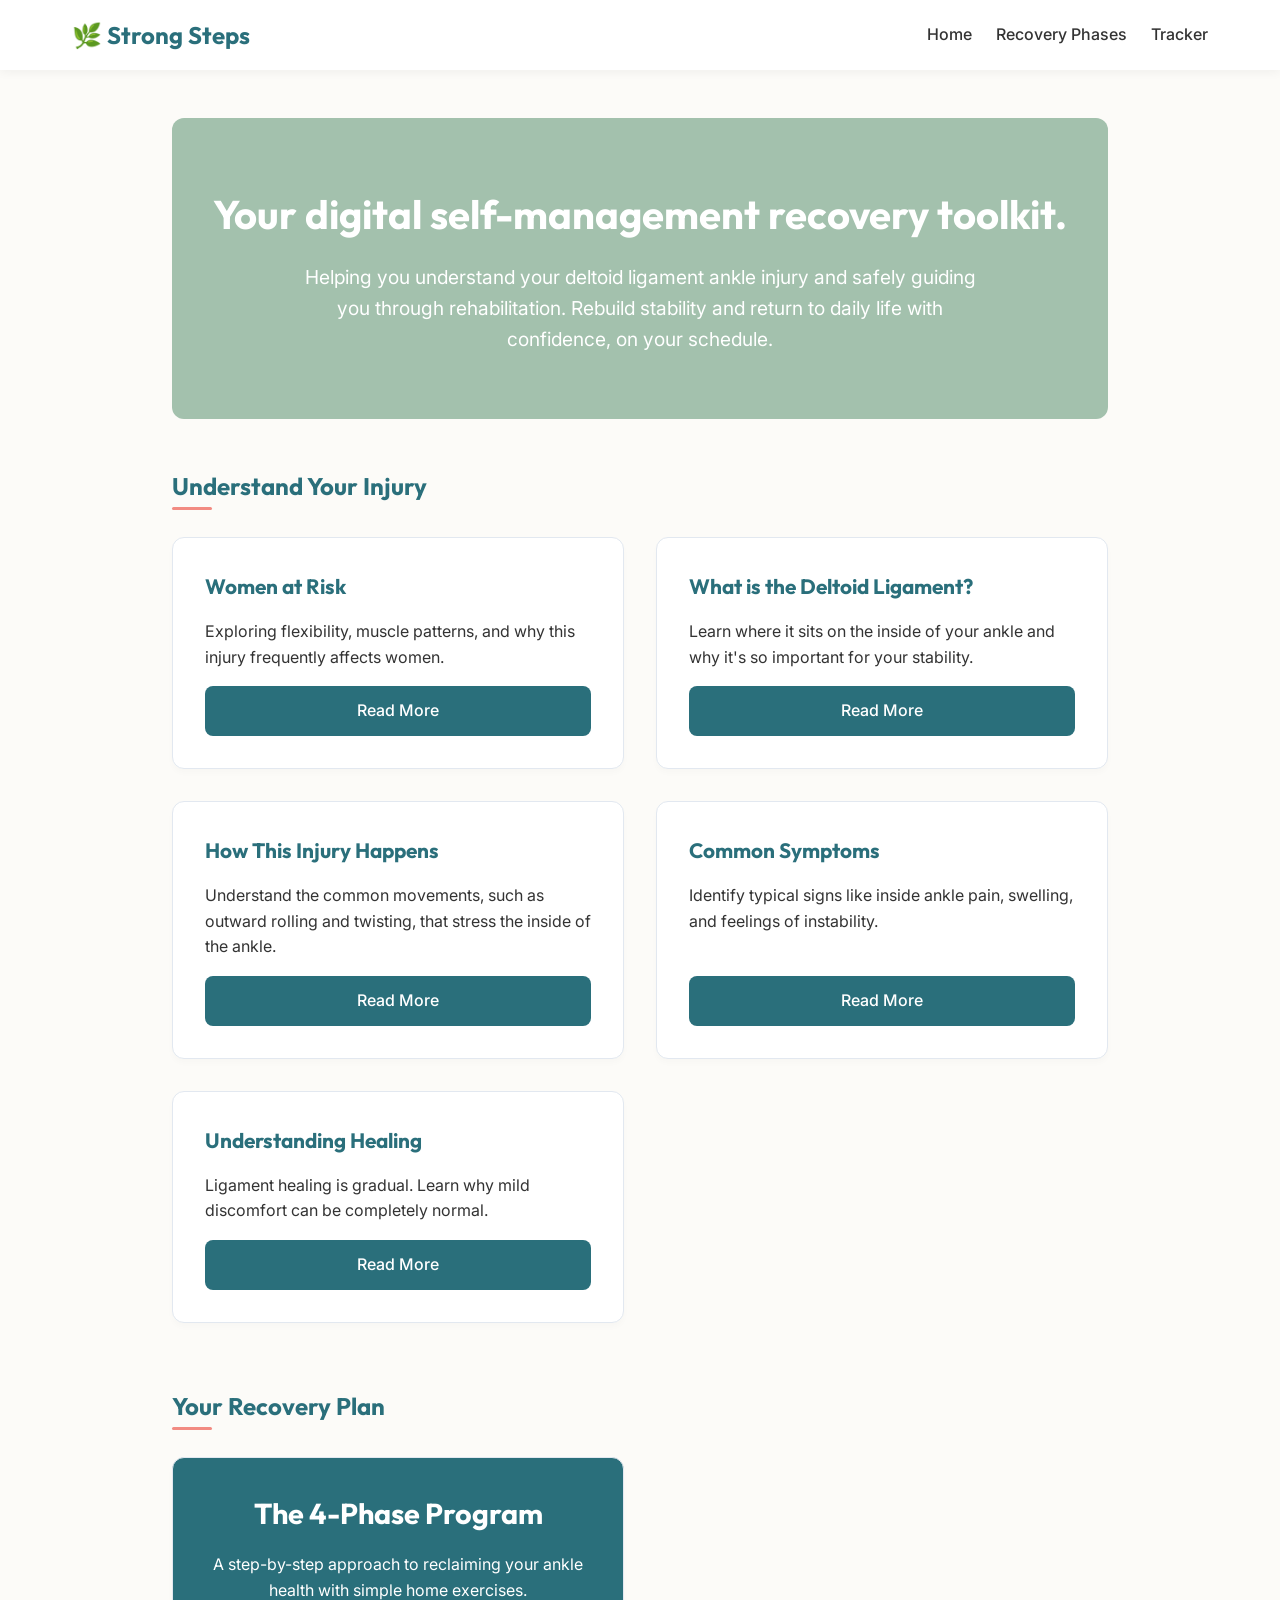
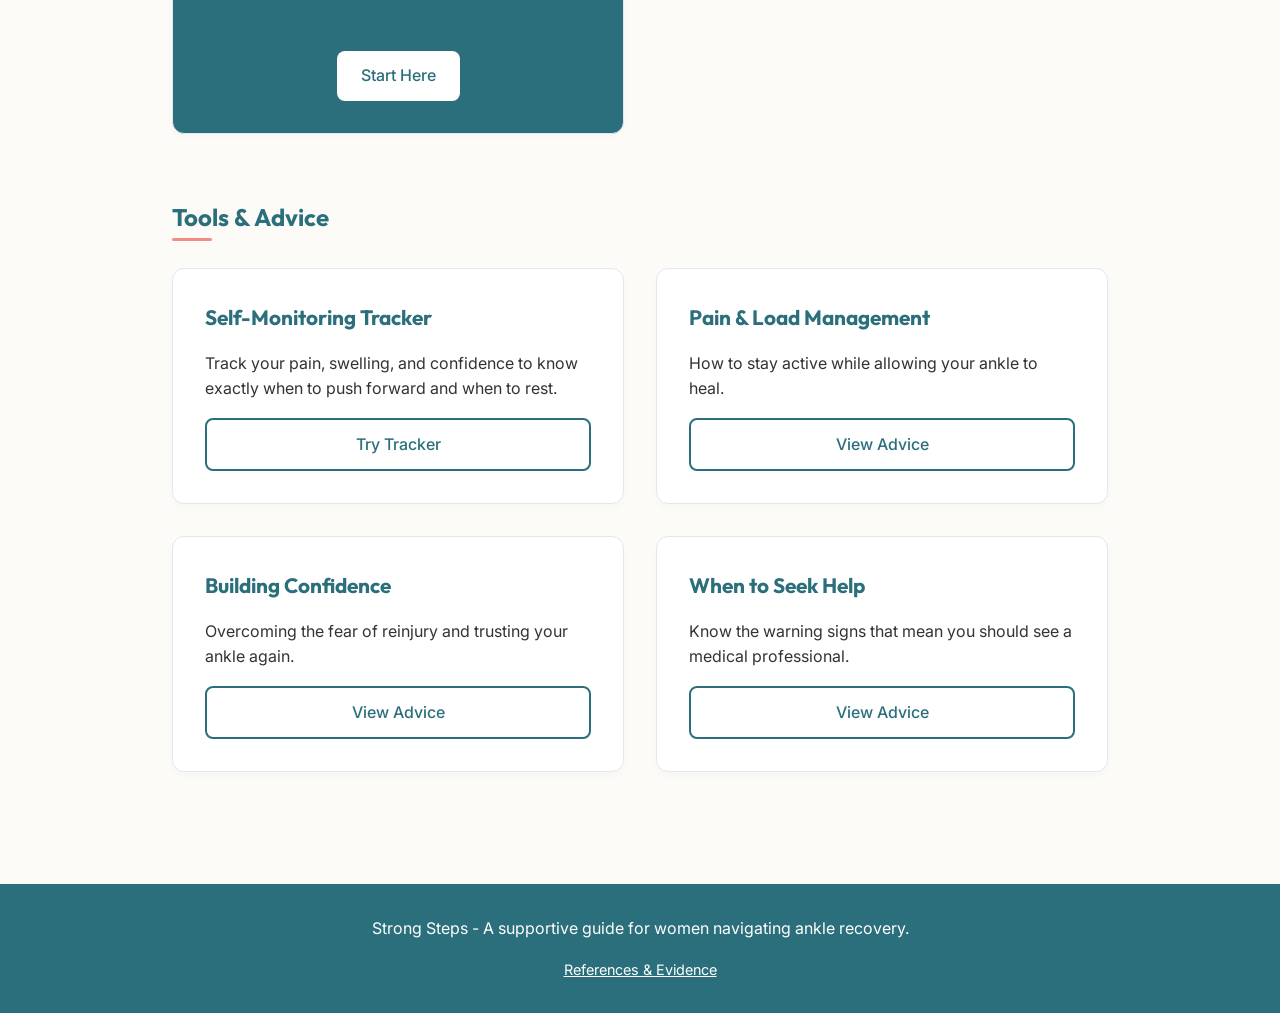
<file: index.html>
<!DOCTYPE html>
<html lang="en">
<head>
  <meta charset="UTF-8">
  <meta name="viewport" content="width=device-width, initial-scale=1.0">
  <title>Strong Steps - Deltoid Ligament Ankle Recovery</title>
  <link href="https://fonts.googleapis.com/css2?family=Inter:wght@400;500;600&family=Outfit:wght@500;600;700&display=swap" rel="stylesheet">
  <link rel="stylesheet" href="styles.css">
</head>
<body>

  <header>
    <nav>
      <a href="index.html" class="logo">🌿 Strong Steps</a>
      <button class="hamburger">☰</button>
      <ul class="nav-links">
        <li><a href="index.html">Home</a></li>
        <li><a href="recovery-phases.html">Recovery Phases</a></li>
        <li><a href="self-monitoring.html">Tracker</a></li>
      </ul>
    </nav>
  </header>

  <main class="container">
    <section class="hero">
      <h1>Your digital self-management recovery toolkit.</h1>
      <p>Helping you understand your deltoid ligament ankle injury and safely guiding you through rehabilitation. Rebuild stability and return to daily life with confidence, on your schedule.</p>
    </section>

    <h2 class="section-title">Understand Your Injury</h2>
    <div class="grid" style="margin-bottom: 4rem;">
      <div class="card">
        <h3>Women at Risk</h3>
        <p class="text-body">Exploring flexibility, muscle patterns, and why this injury frequently affects women.</p>
        <a href="women-risk.html" class="btn mt-auto">Read More</a>
      </div>
      <div class="card">
        <h3>What is the Deltoid Ligament?</h3>
        <p class="text-body">Learn where it sits on the inside of your ankle and why it's so important for your stability.</p>
        <a href="deltoid-ligament.html" class="btn mt-auto">Read More</a>
      </div>
      <div class="card">
        <h3>How This Injury Happens</h3>
        <p class="text-body">Understand the common movements, such as outward rolling and twisting, that stress the inside of the ankle.</p>
        <a href="how-injury-happens.html" class="btn mt-auto">Read More</a>
      </div>
      <div class="card">
        <h3>Common Symptoms</h3>
        <p class="text-body">Identify typical signs like inside ankle pain, swelling, and feelings of instability.</p>
        <a href="symptoms.html" class="btn mt-auto">Read More</a>
      </div>
      <div class="card">
        <h3>Understanding Healing</h3>
        <p class="text-body">Ligament healing is gradual. Learn why mild discomfort can be completely normal.</p>
        <a href="understanding-healing.html" class="btn mt-auto">Read More</a>
      </div>
    </div>

    <h2 class="section-title">Your Recovery Plan</h2>
    <div class="grid" style="margin-bottom: 4rem;">
      <div class="card" style="background-color: var(--primary); color: white; justify-content: center; align-items: center; text-align: center;">
        <h3 style="color: white; font-size: 1.8rem; margin-bottom: 1rem;">The 4-Phase Program</h3>
        <p style="margin-bottom: 2rem;">A step-by-step approach to reclaiming your ankle health with simple home exercises.</p>
        <a href="recovery-phases.html" class="btn" style="background-color: white; color: var(--primary);">Start Here</a>
      </div>
    </div>

    <h2 class="section-title">Tools & Advice</h2>
    <div class="grid">
      <div class="card">
        <h3>Self-Monitoring Tracker</h3>
        <p class="text-body">Track your pain, swelling, and confidence to know exactly when to push forward and when to rest.</p>
        <a href="self-monitoring.html" class="btn-outline btn mt-auto">Try Tracker</a>
      </div>
      <div class="card">
        <h3>Pain & Load Management</h3>
        <p class="text-body">How to stay active while allowing your ankle to heal.</p>
        <a href="pain-load-management.html" class="btn-outline btn mt-auto">View Advice</a>
      </div>
      <div class="card">
        <h3>Building Confidence</h3>
        <p class="text-body">Overcoming the fear of reinjury and trusting your ankle again.</p>
        <a href="confidence.html" class="btn-outline btn mt-auto">View Advice</a>
      </div>
      <div class="card">
        <h3>When to Seek Help</h3>
        <p class="text-body">Know the warning signs that mean you should see a medical professional.</p>
        <a href="when-to-seek-help.html" class="btn-outline btn mt-auto">View Advice</a>
      </div>
    </div>

  </main>

  <footer>
    <p>Strong Steps - A supportive guide for women navigating ankle recovery.</p>
    <p style="font-size: 0.9rem; margin-top: 1rem;"><a href="references.html">References & Evidence</a></p>
  </footer>

  <script src="main.js"></script>
</body>
</html>
</file>
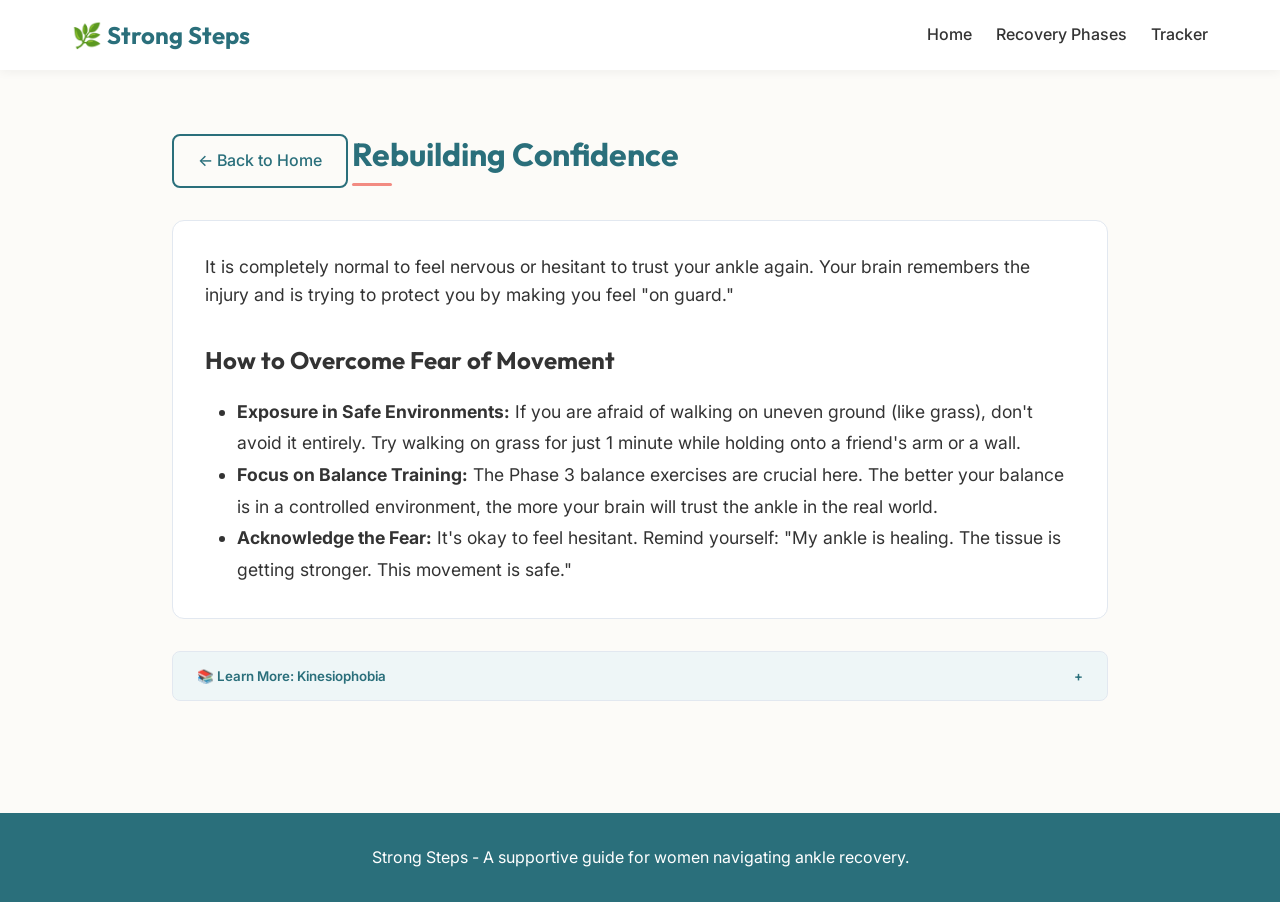
<file: confidence.html>
<!DOCTYPE html>
<html lang="en">
<head>
  <meta charset="UTF-8">
  <meta name="viewport" content="width=device-width, initial-scale=1.0">
  <title>Confidence & Fear of Reinjury - Strong Steps</title>
  <link href="https://fonts.googleapis.com/css2?family=Inter:wght@400;500;600&family=Outfit:wght@500;600;700&display=swap" rel="stylesheet">
  <link rel="stylesheet" href="styles.css">
</head>
<body>

  <header>
    <nav>
      <a href="index.html" class="logo">🌿 Strong Steps</a>
      <button class="hamburger">☰</button>
      <ul class="nav-links">
        <li><a href="index.html">Home</a></li>
        <li><a href="recovery-phases.html">Recovery Phases</a></li>
        <li><a href="self-monitoring.html">Tracker</a></li>
      </ul>
    </nav>
  </header>

  <main class="container">
    <a href="index.html" class="btn-outline btn" style="margin-bottom: 2rem;">&larr; Back to Home</a>
    
    <h1 class="section-title">Rebuilding Confidence</h1>
    
    <div style="background-color: var(--card-bg); padding: 2rem; border-radius: 12px; border: 1px solid var(--border-color); margin-bottom: 2rem;">
      <p class="text-body" style="font-size: 1.1rem;">
        It is completely normal to feel nervous or hesitant to trust your ankle again. Your brain remembers the injury and is trying to protect you by making you feel "on guard." 
      </p>

      <h2 style="color: var(--text-main); font-size: 1.5rem; margin-top: 2rem;">How to Overcome Fear of Movement</h2>
      <ul style="margin-left: 2rem; font-size: 1.1rem; line-height: 1.8;">
        <li><strong>Exposure in Safe Environments:</strong> If you are afraid of walking on uneven ground (like grass), don't avoid it entirely. Try walking on grass for just 1 minute while holding onto a friend's arm or a wall.</li>
        <li><strong>Focus on Balance Training:</strong> The Phase 3 balance exercises are crucial here. The better your balance is in a controlled environment, the more your brain will trust the ankle in the real world.</li>
        <li><strong>Acknowledge the Fear:</strong> It's okay to feel hesitant. Remind yourself: "My ankle is healing. The tissue is getting stronger. This movement is safe."</li>
      </ul>
    </div>

    <div class="learn-more-container">
      <button class="learn-more-btn">
        <span>📚 Learn More: Kinesiophobia</span>
        <span class="icon">+</span>
      </button>
      <div class="learn-more-content">
        <p class="text-body" style="margin-top: 1rem;">
          The clinical term for this is <strong>kinesiophobia</strong> (fear of movement). Research shows that high levels of kinesiophobia can actually delay recovery because avoiding movement prevents the ligament from getting the mechanical stress it needs to heal strong.
        </p>
        <p class="text-body">
          Graded exposure—slowly doing slightly more challenging tasks each week—is the proven way to re-wire the brain's protective response and restore normal, fluid movement.
        </p>
      </div>
    </div>

  </main>

  <footer>
    <p>Strong Steps - A supportive guide for women navigating ankle recovery.</p>
  </footer>

  <script src="main.js"></script>
</body>
</html>
</file>
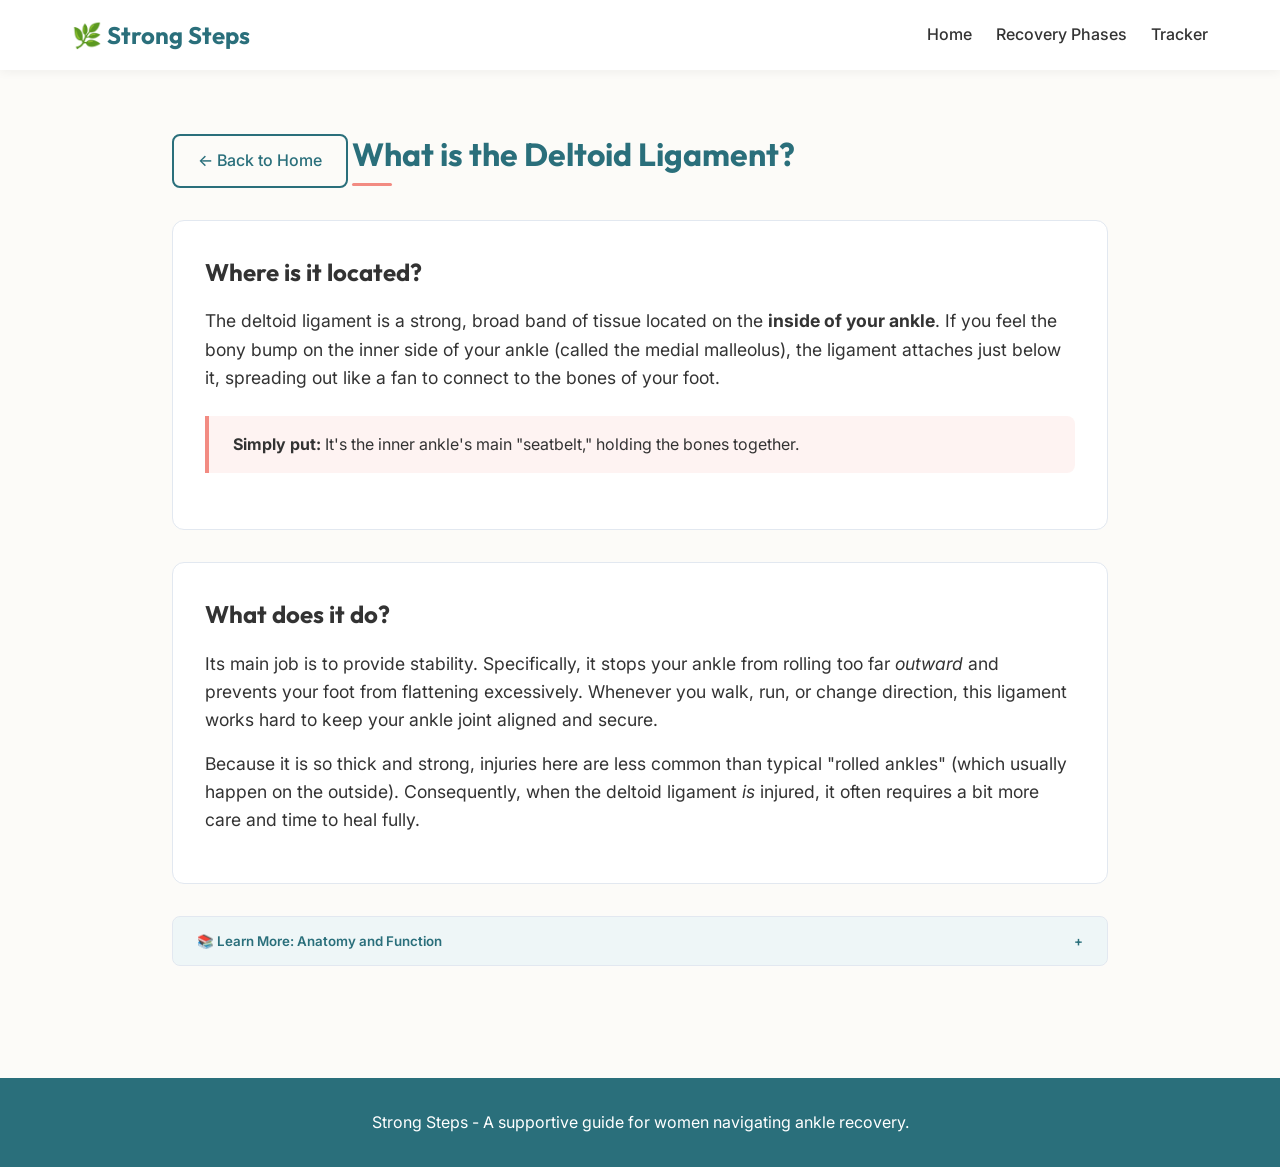
<file: deltoid-ligament.html>
<!DOCTYPE html>
<html lang="en">
<head>
  <meta charset="UTF-8">
  <meta name="viewport" content="width=device-width, initial-scale=1.0">
  <title>What is the Deltoid Ligament? - Strong Steps</title>
  <link href="https://fonts.googleapis.com/css2?family=Inter:wght@400;500;600&family=Outfit:wght@500;600;700&display=swap" rel="stylesheet">
  <link rel="stylesheet" href="styles.css">
</head>
<body>

  <header>
    <nav>
      <a href="index.html" class="logo">🌿 Strong Steps</a>
      <button class="hamburger">☰</button>
      <ul class="nav-links">
        <li><a href="index.html">Home</a></li>
        <li><a href="recovery-phases.html">Recovery Phases</a></li>
        <li><a href="self-monitoring.html">Tracker</a></li>
      </ul>
    </nav>
  </header>

  <main class="container">
    <a href="index.html" class="btn-outline btn" style="margin-bottom: 2rem;">&larr; Back to Home</a>
    
    <h1 class="section-title">What is the Deltoid Ligament?</h1>
    
    <div style="background-color: var(--card-bg); padding: 2rem; border-radius: 12px; border: 1px solid var(--border-color); margin-bottom: 2rem;">
      <h2 style="color: var(--text-main); font-size: 1.5rem;">Where is it located?</h2>
      <p class="text-body" style="font-size: 1.1rem;">
        The deltoid ligament is a strong, broad band of tissue located on the <strong>inside of your ankle</strong>. If you feel the bony bump on the inner side of your ankle (called the medial malleolus), the ligament attaches just below it, spreading out like a fan to connect to the bones of your foot.
      </p>

      <div class="highlight-box">
        <strong>Simply put:</strong> It's the inner ankle's main "seatbelt," holding the bones together.
      </div>
    </div>

    <div style="background-color: var(--card-bg); padding: 2rem; border-radius: 12px; border: 1px solid var(--border-color); margin-bottom: 2rem;">
      <h2 style="color: var(--text-main); font-size: 1.5rem;">What does it do?</h2>
      <p class="text-body" style="font-size: 1.1rem;">
        Its main job is to provide stability. Specifically, it stops your ankle from rolling too far <em>outward</em> and prevents your foot from flattening excessively. Whenever you walk, run, or change direction, this ligament works hard to keep your ankle joint aligned and secure.
      </p>
      <p class="text-body" style="font-size: 1.1rem;">
        Because it is so thick and strong, injuries here are less common than typical "rolled ankles" (which usually happen on the outside). Consequently, when the deltoid ligament <em>is</em> injured, it often requires a bit more care and time to heal fully.
      </p>
    </div>

    <div class="learn-more-container">
      <button class="learn-more-btn">
        <span>📚 Learn More: Anatomy and Function</span>
        <span class="icon">+</span>
      </button>
      <div class="learn-more-content">
        <p class="text-body" style="margin-top: 1rem;">
          The deltoid ligament is actually made up of two main layers: a superficial (closer to the surface) layer and a deep layer.
        </p>
        <ul style="margin-left: 2rem; margin-bottom: 1rem;" class="text-body">
          <li><strong>Superficial layer:</strong> Connects the shin bone (tibia) to the navicular and calcaneus (heel bone). It resists the ankle rolling outward (eversion).</li>
          <li><strong>Deep layer:</strong> Connects the shin bone to the talus (the bone the leg rests on). It is incredibly strong and prevents the talus bone from slipping outward or rotating away from the leg.</li>
        </ul>
        <p class="text-body">
          Injury typically involves the superficial layer first. Damage to the deep layer usually only occurs in more severe traumas, often accompanied by fractures.
        </p>
      </div>
    </div>

  </main>

  <footer>
    <p>Strong Steps - A supportive guide for women navigating ankle recovery.</p>
  </footer>

  <script src="main.js"></script>
</body>
</html>
</file>
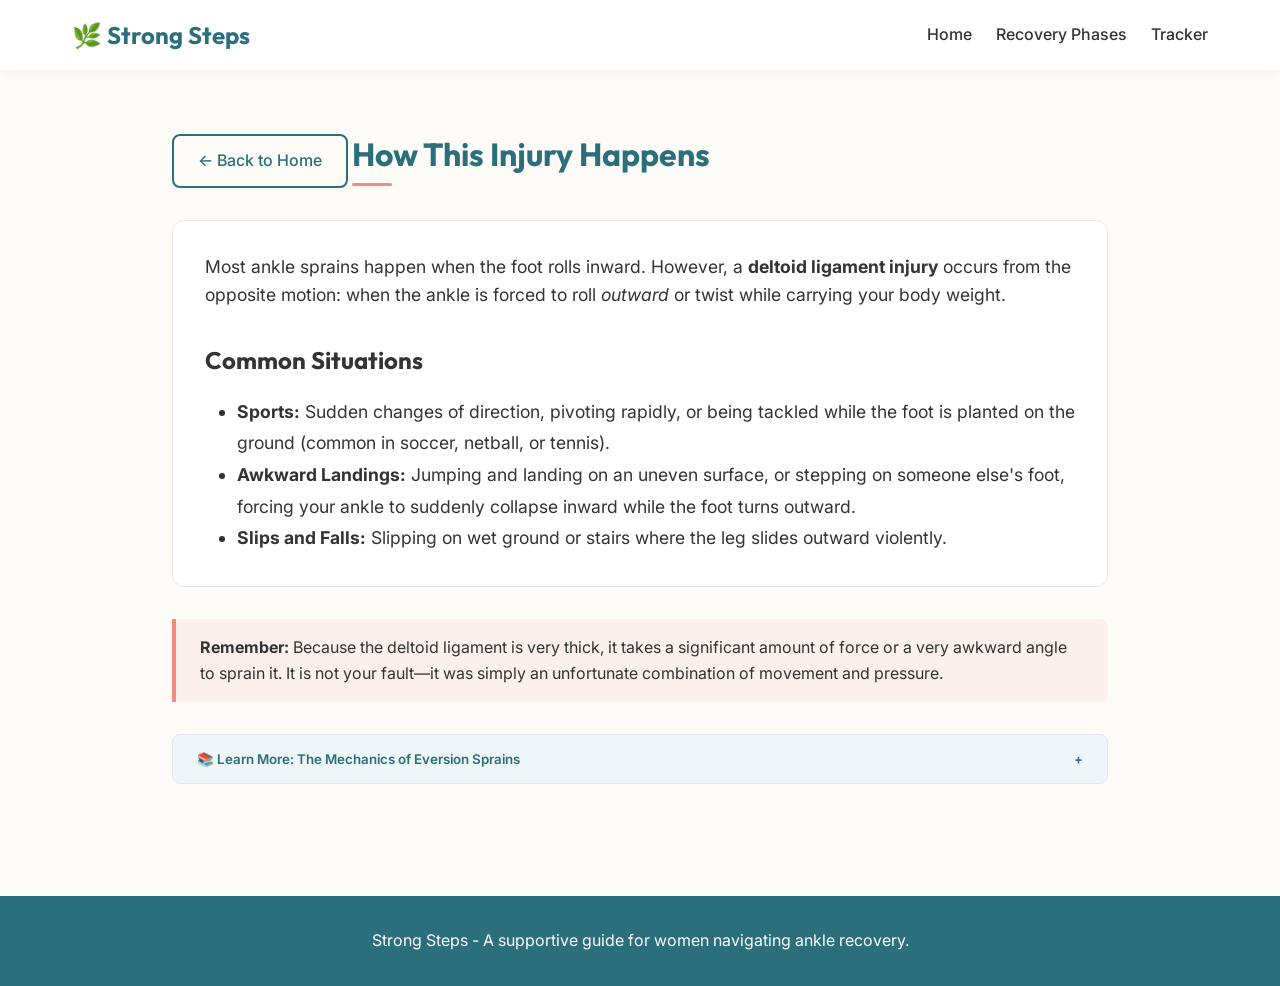
<file: how-injury-happens.html>
<!DOCTYPE html>
<html lang="en">
<head>
  <meta charset="UTF-8">
  <meta name="viewport" content="width=device-width, initial-scale=1.0">
  <title>How This Injury Happens - Strong Steps</title>
  <link href="https://fonts.googleapis.com/css2?family=Inter:wght@400;500;600&family=Outfit:wght@500;600;700&display=swap" rel="stylesheet">
  <link rel="stylesheet" href="styles.css">
</head>
<body>

  <header>
    <nav>
      <a href="index.html" class="logo">🌿 Strong Steps</a>
      <button class="hamburger">☰</button>
      <ul class="nav-links">
        <li><a href="index.html">Home</a></li>
        <li><a href="recovery-phases.html">Recovery Phases</a></li>
        <li><a href="self-monitoring.html">Tracker</a></li>
      </ul>
    </nav>
  </header>

  <main class="container">
    <a href="index.html" class="btn-outline btn" style="margin-bottom: 2rem;">&larr; Back to Home</a>
    
    <h1 class="section-title">How This Injury Happens</h1>
    
    <div style="background-color: var(--card-bg); padding: 2rem; border-radius: 12px; border: 1px solid var(--border-color); margin-bottom: 2rem;">
      <p class="text-body" style="font-size: 1.1rem;">
        Most ankle sprains happen when the foot rolls inward. However, a <strong>deltoid ligament injury</strong> occurs from the opposite motion: when the ankle is forced to roll <em>outward</em> or twist while carrying your body weight.
      </p>

      <h2 style="color: var(--text-main); font-size: 1.5rem; margin-top: 2rem;">Common Situations</h2>
      <ul style="margin-left: 2rem; font-size: 1.1rem; line-height: 1.8;">
        <li><strong>Sports:</strong> Sudden changes of direction, pivoting rapidly, or being tackled while the foot is planted on the ground (common in soccer, netball, or tennis).</li>
        <li><strong>Awkward Landings:</strong> Jumping and landing on an uneven surface, or stepping on someone else's foot, forcing your ankle to suddenly collapse inward while the foot turns outward.</li>
        <li><strong>Slips and Falls:</strong> Slipping on wet ground or stairs where the leg slides outward violently.</li>
      </ul>
    </div>

    <div class="highlight-box">
      <strong>Remember:</strong> Because the deltoid ligament is very thick, it takes a significant amount of force or a very awkward angle to sprain it. It is not your fault—it was simply an unfortunate combination of movement and pressure.
    </div>

    <div class="learn-more-container">
      <button class="learn-more-btn">
        <span>📚 Learn More: The Mechanics of Eversion Sprains</span>
        <span class="icon">+</span>
      </button>
      <div class="learn-more-content">
        <p class="text-body" style="margin-top: 1rem;">
          In medical terms, this is called an <strong>eversion ankle sprain</strong>. Eversion means the sole of the foot turns outward away from the body. 
        </p>
        <p class="text-body">
          When this happens, the bones on the outside of the ankle (the fibula) compress together, while the structures on the inside (the deltoid ligament) are stretched beyond their normal limits. If the stretching force exceeds the strength of the ligament fibers, they begin to tear. A mild sprain means microscopic tearing, while a severe sprain can involve a complete rupture.
        </p>
      </div>
    </div>

  </main>

  <footer>
    <p>Strong Steps - A supportive guide for women navigating ankle recovery.</p>
  </footer>

  <script src="main.js"></script>
</body>
</html>
</file>
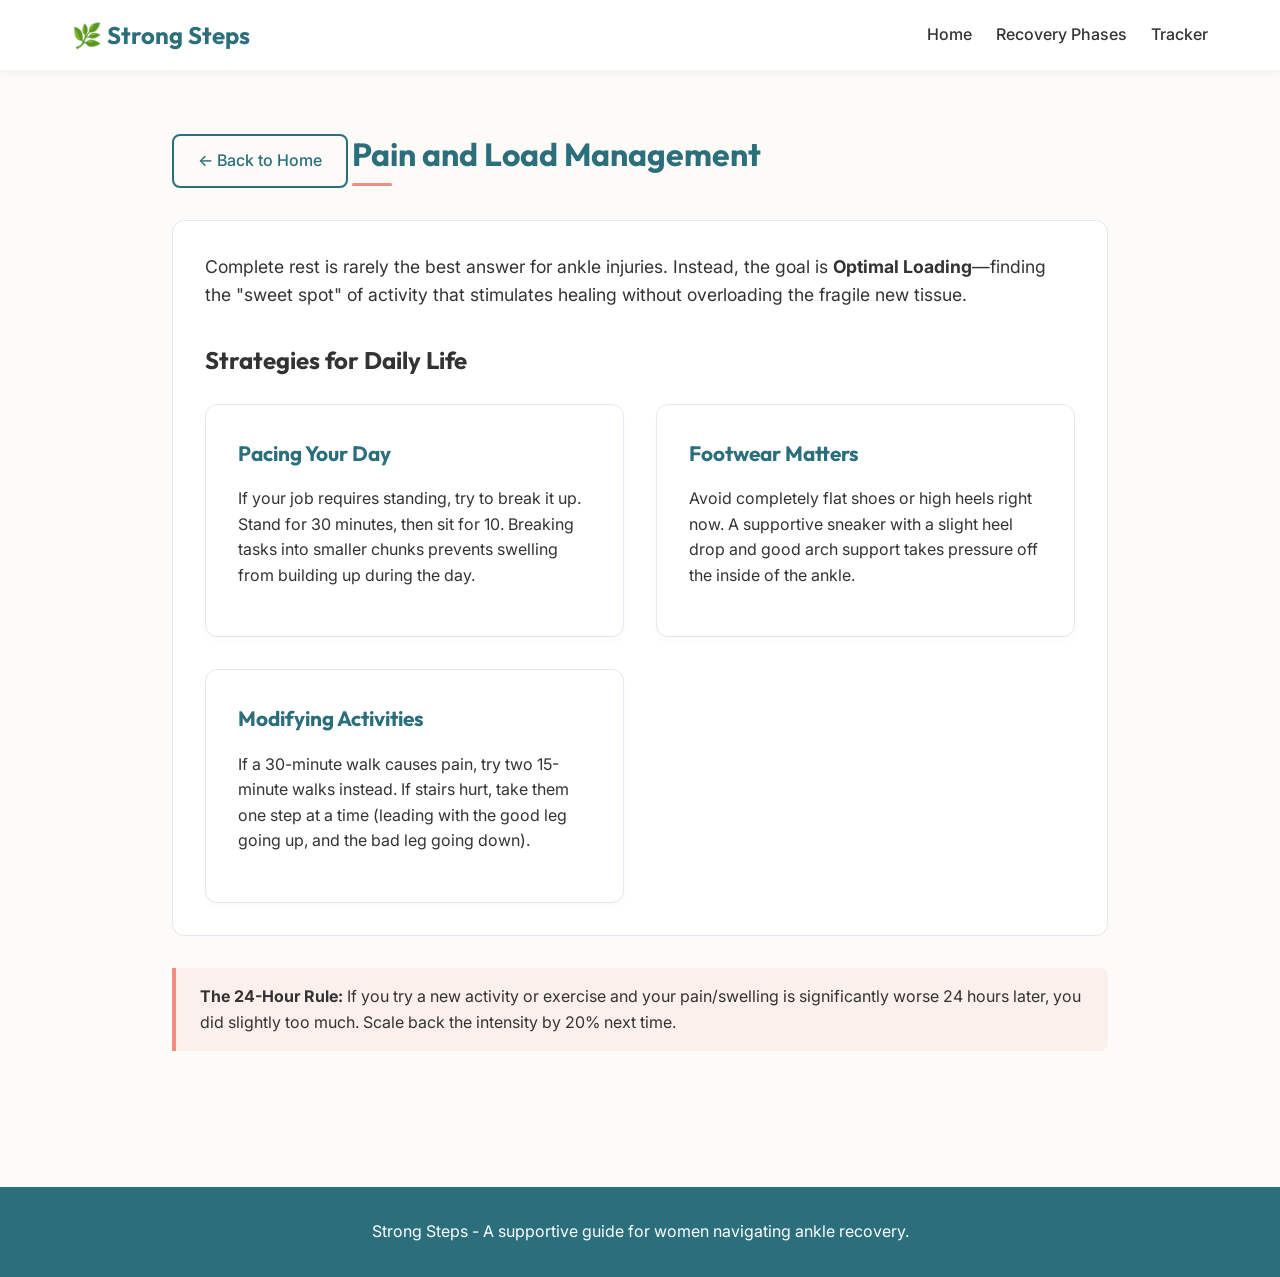
<file: pain-load-management.html>
<!DOCTYPE html>
<html lang="en">
<head>
  <meta charset="UTF-8">
  <meta name="viewport" content="width=device-width, initial-scale=1.0">
  <title>Pain & Load Management - Strong Steps</title>
  <link href="https://fonts.googleapis.com/css2?family=Inter:wght@400;500;600&family=Outfit:wght@500;600;700&display=swap" rel="stylesheet">
  <link rel="stylesheet" href="styles.css">
</head>
<body>

  <header>
    <nav>
      <a href="index.html" class="logo">🌿 Strong Steps</a>
      <button class="hamburger">☰</button>
      <ul class="nav-links">
        <li><a href="index.html">Home</a></li>
        <li><a href="recovery-phases.html">Recovery Phases</a></li>
        <li><a href="self-monitoring.html">Tracker</a></li>
      </ul>
    </nav>
  </header>

  <main class="container">
    <a href="index.html" class="btn-outline btn" style="margin-bottom: 2rem;">&larr; Back to Home</a>
    
    <h1 class="section-title">Pain and Load Management</h1>
    
    <div style="background-color: var(--card-bg); padding: 2rem; border-radius: 12px; border: 1px solid var(--border-color); margin-bottom: 2rem;">
      <p class="text-body" style="font-size: 1.1rem;">
        Complete rest is rarely the best answer for ankle injuries. Instead, the goal is <strong>Optimal Loading</strong>—finding the "sweet spot" of activity that stimulates healing without overloading the fragile new tissue.
      </p>

      <h2 style="color: var(--text-main); font-size: 1.5rem; margin-top: 2rem;">Strategies for Daily Life</h2>
      
      <div class="grid" style="margin-top: 1.5rem;">
        <div class="card">
          <h3 style="color: var(--primary);">Pacing Your Day</h3>
          <p class="text-body">If your job requires standing, try to break it up. Stand for 30 minutes, then sit for 10. Breaking tasks into smaller chunks prevents swelling from building up during the day.</p>
        </div>
        
        <div class="card">
          <h3 style="color: var(--primary);">Footwear Matters</h3>
          <p class="text-body">Avoid completely flat shoes or high heels right now. A supportive sneaker with a slight heel drop and good arch support takes pressure off the inside of the ankle.</p>
        </div>

        <div class="card">
          <h3 style="color: var(--primary);">Modifying Activities</h3>
          <p class="text-body">If a 30-minute walk causes pain, try two 15-minute walks instead. If stairs hurt, take them one step at a time (leading with the good leg going up, and the bad leg going down).</p>
        </div>
      </div>
    </div>

    <div class="highlight-box">
      <strong>The 24-Hour Rule:</strong> If you try a new activity or exercise and your pain/swelling is significantly worse 24 hours later, you did slightly too much. Scale back the intensity by 20% next time.
    </div>

  </main>

  <footer>
    <p>Strong Steps - A supportive guide for women navigating ankle recovery.</p>
  </footer>

  <script src="main.js"></script>
</body>
</html>
</file>
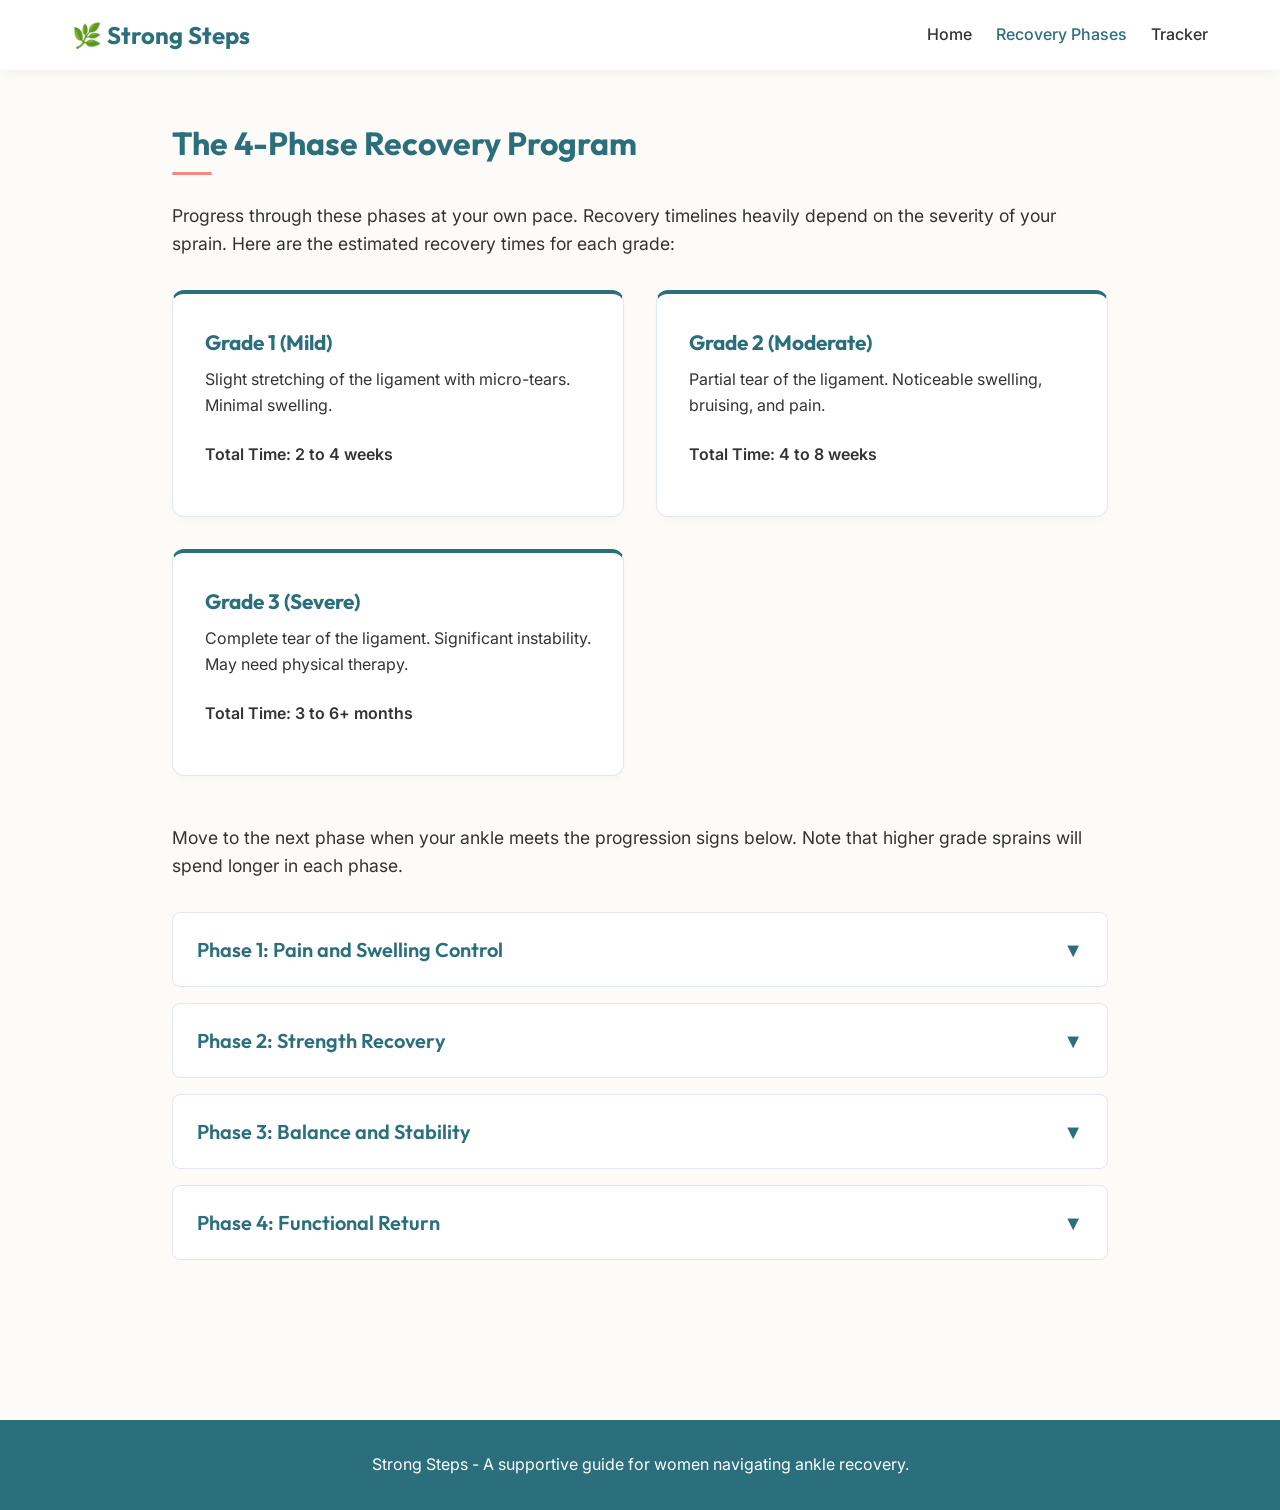
<file: recovery-phases.html>
<!DOCTYPE html>
<html lang="en">
<head>
  <meta charset="UTF-8">
  <meta name="viewport" content="width=device-width, initial-scale=1.0">
  <title>Recovery Phases - Strong Steps</title>
  <link href="https://fonts.googleapis.com/css2?family=Inter:wght@400;500;600&family=Outfit:wght@500;600;700&display=swap" rel="stylesheet">
  <link rel="stylesheet" href="styles.css">
</head>
<body>

  <header>
    <nav>
      <a href="index.html" class="logo">🌿 Strong Steps</a>
      <button class="hamburger">☰</button>
      <ul class="nav-links">
        <li><a href="index.html">Home</a></li>
        <li><a href="recovery-phases.html" style="color: var(--primary);">Recovery Phases</a></li>
        <li><a href="self-monitoring.html">Tracker</a></li>
      </ul>
    </nav>
  </header>

  <main class="container">
    <h1 class="section-title">The 4-Phase Recovery Program</h1>
    <p class="text-body" style="font-size: 1.1rem; margin-bottom: 2rem;">
      Progress through these phases at your own pace. Recovery timelines heavily depend on the severity of your sprain. Here are the estimated recovery times for each grade:
    </p>

    <div class="grid" style="margin-bottom: 3rem;">
      <div class="card" style="border-top: 4px solid var(--primary);">
        <h3 style="margin-bottom: 0.5rem;">Grade 1 (Mild)</h3>
        <p class="text-body">Slight stretching of the ligament with micro-tears. Minimal swelling.</p>
        <p class="text-body" style="margin-top: 0.5rem; font-weight: 600; color: var(--text-main);">Total Time: 2 to 4 weeks</p>
      </div>
      <div class="card" style="border-top: 4px solid var(--primary);">
        <h3 style="margin-bottom: 0.5rem;">Grade 2 (Moderate)</h3>
        <p class="text-body">Partial tear of the ligament. Noticeable swelling, bruising, and pain.</p>
        <p class="text-body" style="margin-top: 0.5rem; font-weight: 600; color: var(--text-main);">Total Time: 4 to 8 weeks</p>
      </div>
      <div class="card" style="border-top: 4px solid var(--primary);">
        <h3 style="margin-bottom: 0.5rem;">Grade 3 (Severe)</h3>
        <p class="text-body">Complete tear of the ligament. Significant instability. May need physical therapy.</p>
        <p class="text-body" style="margin-top: 0.5rem; font-weight: 600; color: var(--text-main);">Total Time: 3 to 6+ months</p>
      </div>
    </div>

    <p class="text-body" style="font-size: 1.1rem; margin-bottom: 2rem;">
      Move to the next phase when your ankle meets the progression signs below. Note that higher grade sprains will spend longer in each phase.
    </p>

    <div class="accordion">
      <!-- PHASE 1 -->
      <div class="accordion-item">
        <button class="accordion-header">
          <span>Phase 1: Pain and Swelling Control</span>
          <span class="icon">▼</span>
        </button>
        <div class="accordion-content">
          <p class="text-body" style="margin-top: 1rem;"><strong>Goals:</strong> Reduce inflammation and protect the healing ligament while maintaining gentle movement.</p>
          <p class="text-body" style="margin-top: 0.5rem; font-size: 0.95rem; color: var(--text-light);"><em>Estimated Phase Duration: Grade 1 (1-3 days), Grade 2 (1-2 weeks), Grade 3 (2-4 weeks)</em></p>
          
          <h4 style="margin-top: 1.5rem; color: var(--text-main);">Exercises:</h4>
          <ul class="text-body" style="margin-left: 1.5rem; margin-bottom: 1rem;">
            <li><strong>Ankle Pumps:</strong> Sitting or lying down, slowly point your toes away from you, then pull them back towards you. <em>(15-20 reps, 3x a day)</em></li>
            <li><strong>Alphabet:</strong> Imagine your big toe is a pen and slowly draw the alphabet in the air. Keep the movement small to avoid sharp pain. <em>(1-2 times a day)</em></li>
            <li><strong>Light Activation:</strong> Sit with your foot flat against a wall or immovable object. Gently push the outside of your foot into the wall for 5 seconds without letting the foot move. <em>(5 reps, 2x a day)</em></li>
          </ul>

          <div class="highlight-box">
            <strong>Ready to Progress When:</strong> You can walk short distances around the house with minimal pain, and the initial sharp pain and major swelling have significantly reduced.
          </div>
        </div>
      </div>

      <!-- PHASE 2 -->
      <div class="accordion-item">
        <button class="accordion-header">
          <span>Phase 2: Strength Recovery</span>
          <span class="icon">▼</span>
        </button>
        <div class="accordion-content">
          <p class="text-body" style="margin-top: 1rem;"><strong>Goals:</strong> Strengthen the muscles supporting the ankle (especially the calves and inner ankle muscles) and restore full mobility.</p>
          <p class="text-body" style="margin-top: 0.5rem; font-size: 0.95rem; color: var(--text-light);"><em>Estimated Phase Duration: Grade 1 (1-2 weeks), Grade 2 (2-4 weeks), Grade 3 (4-8 weeks)</em></p>
          
          <h4 style="margin-top: 1.5rem; color: var(--text-main);">Exercises:</h4>
          <ul class="text-body" style="margin-left: 1.5rem; margin-bottom: 1rem;">
            <li><strong>Seated Calf Raises:</strong> Sit with feet flat on the floor. Push through your toes to lift your heels up high. Lower slowly. <em>(3 sets of 15 reps, 1x a day)</em></li>
            <li><strong>Resistance Band Inversion:</strong> Secure a band around your foot. Gently pull the foot inward against the band's resistance. Return slowly. <em>(3 sets of 10 reps, 1x a day)</em></li>
            <li><strong>Towel Stretch:</strong> Sit with legs straight. Loop a towel under your toes and gently pull towards you to stretch the calf. <em>(Hold 30 seconds, 3x a day)</em></li>
          </ul>

          <div class="highlight-box">
            <strong>Ready to Progress When:</strong> You can perform these exercises easily, walk normally without a limp, and stand on the injured leg for 10 seconds without severe pain.
          </div>
        </div>
      </div>

      <!-- PHASE 3 -->
      <div class="accordion-item">
        <button class="accordion-header">
          <span>Phase 3: Balance and Stability</span>
          <span class="icon">▼</span>
        </button>
        <div class="accordion-content">
          <p class="text-body" style="margin-top: 1rem;"><strong>Goals:</strong> Train your nervous system to trust the ankle again (neuromuscular control) and improve balance.</p>
          <p class="text-body" style="margin-top: 0.5rem; font-size: 0.95rem; color: var(--text-light);"><em>Estimated Phase Duration: Grade 1 (1-2 weeks), Grade 2 (2-4 weeks), Grade 3 (4-8 weeks)</em></p>
          
          <h4 style="margin-top: 1.5rem; color: var(--text-main);">Exercises:</h4>
          <ul class="text-body" style="margin-left: 1.5rem; margin-bottom: 1rem;">
            <li><strong>Single Leg Balance:</strong> Stand near a wall for support. Lift your good leg and balance on your injured leg. Try to let go of the wall. <em>(Hold 30-45 seconds, 3 reps)</em></li>
            <li><strong>Uneven Balance:</strong> Once single leg balance is easy, do it while standing on a folded towel or sofa cushion. <em>(Hold 30 seconds, 3 reps)</em></li>
            <li><strong>Standing Calf Raises:</strong> Stand holding a wall. Push up onto your tiptoes with both feet, then slowly lower. <em>(3 sets of 12 reps)</em></li>
          </ul>

          <div class="highlight-box">
            <strong>Ready to Progress When:</strong> You can balance on the injured leg on a cushion for 30 seconds without falling, and have no pain during daily activities.
          </div>
        </div>
      </div>

      <!-- PHASE 4 -->
      <div class="accordion-item">
        <button class="accordion-header">
          <span>Phase 4: Functional Return</span>
          <span class="icon">▼</span>
        </button>
        <div class="accordion-content">
          <p class="text-body" style="margin-top: 1rem;"><strong>Goals:</strong> Prepare the ankle for higher impact tasks like rapid walking, sports, or heavy daily activities.</p>
          <p class="text-body" style="margin-top: 0.5rem; font-size: 0.95rem; color: var(--text-light);"><em>Estimated Phase Duration: Grade 1 (ongoing), Grade 2 (2-4 weeks), Grade 3 (2-4+ months)</em></p>
          
          <h4 style="margin-top: 1.5rem; color: var(--text-main);">Exercises:</h4>
          <ul class="text-body" style="margin-left: 1.5rem; margin-bottom: 1rem;">
            <li><strong>Small Hops:</strong> Hop forward and backward over an imaginary line on two feet. Progress to side-to-side hops. <em>(3 sets of 20 seconds)</em></li>
            <li><strong>Single Leg Calf Raises:</strong> Stand on just the injured leg. Push up onto your tiptoes and slowly lower. <em>(3 sets of 8-10 reps)</em></li>
            <li><strong>Brisk Walking to Light Jogging:</strong> Start introducing small intervals of light jogging during your walks, gradually increasing the jogging time if pain-free.</li>
          </ul>

          <div class="highlight-box">
            <strong>Ready for Full Return When:</strong> You have full movement, full strength compared to the other leg, zero hesitation when hopping, and feel confident returning to your normal activities.
          </div>
        </div>
      </div>
    </div>

  </main>

  <footer>
    <p>Strong Steps - A supportive guide for women navigating ankle recovery.</p>
  </footer>

  <script src="main.js"></script>
</body>
</html>
</file>
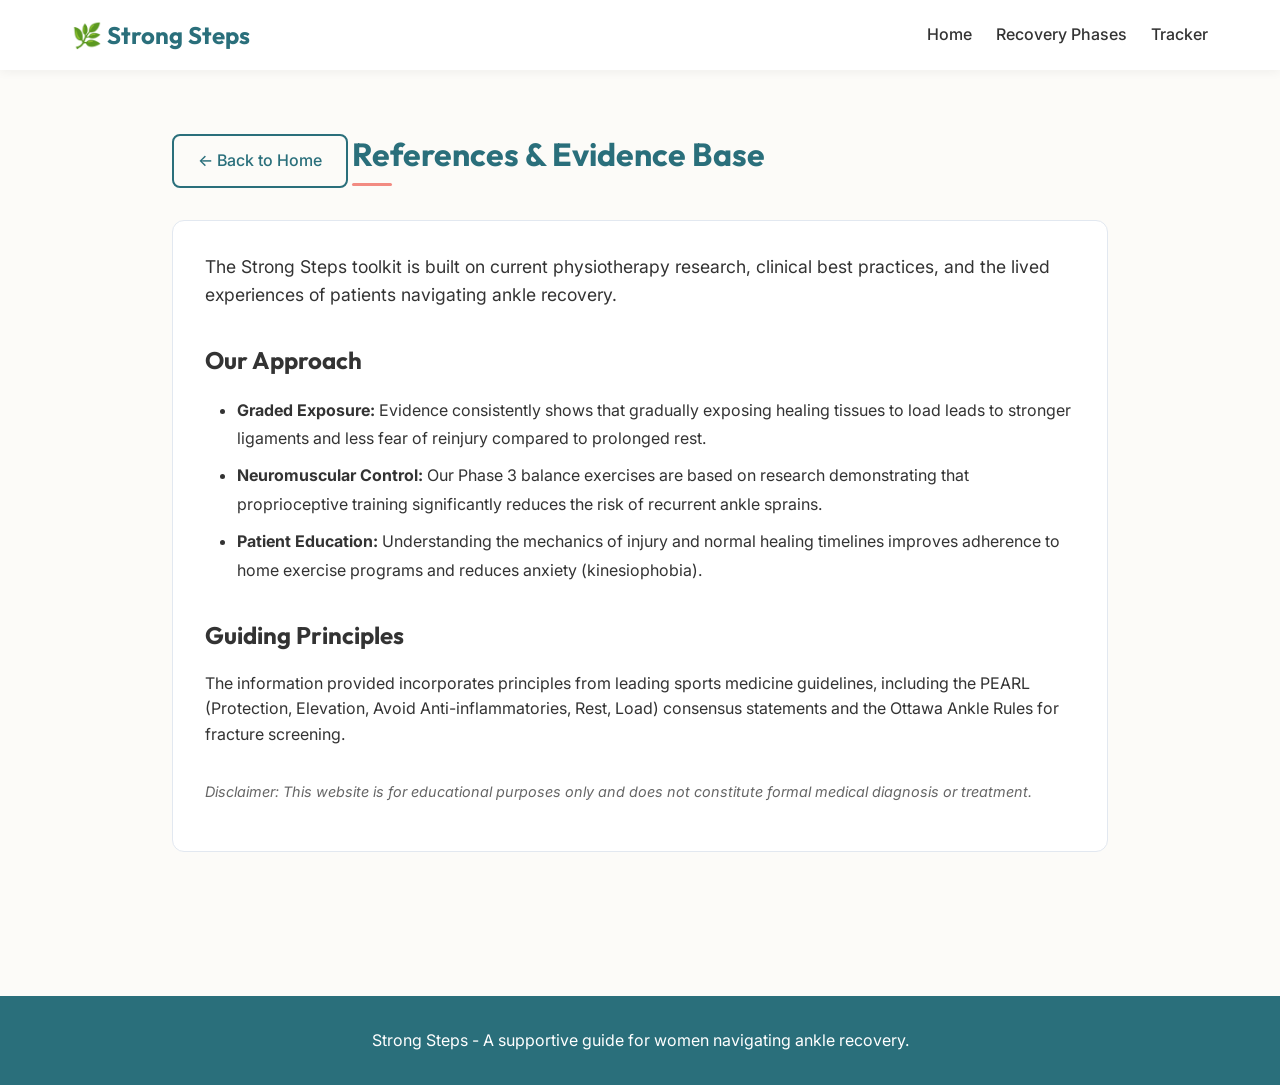
<file: references.html>
<!DOCTYPE html>
<html lang="en">
<head>
  <meta charset="UTF-8">
  <meta name="viewport" content="width=device-width, initial-scale=1.0">
  <title>References & Evidence - Strong Steps</title>
  <link href="https://fonts.googleapis.com/css2?family=Inter:wght@400;500;600&family=Outfit:wght@500;600;700&display=swap" rel="stylesheet">
  <link rel="stylesheet" href="styles.css">
</head>
<body>

  <header>
    <nav>
      <a href="index.html" class="logo">🌿 Strong Steps</a>
      <button class="hamburger">☰</button>
      <ul class="nav-links">
        <li><a href="index.html">Home</a></li>
        <li><a href="recovery-phases.html">Recovery Phases</a></li>
        <li><a href="self-monitoring.html">Tracker</a></li>
      </ul>
    </nav>
  </header>

  <main class="container">
    <a href="index.html" class="btn-outline btn" style="margin-bottom: 2rem;">&larr; Back to Home</a>
    
    <h1 class="section-title">References & Evidence Base</h1>
    
    <div style="background-color: var(--card-bg); padding: 2rem; border-radius: 12px; border: 1px solid var(--border-color); margin-bottom: 2rem;">
      <p class="text-body" style="font-size: 1.1rem; margin-bottom: 2rem;">
        The Strong Steps toolkit is built on current physiotherapy research, clinical best practices, and the lived experiences of patients navigating ankle recovery.
      </p>

      <h2 style="color: var(--text-main); font-size: 1.5rem; margin-top: 2rem;">Our Approach</h2>
      <ul style="margin-left: 2rem; font-size: 1rem; line-height: 1.8;" class="text-body">
        <li style="margin-bottom: 0.5rem;"><strong>Graded Exposure:</strong> Evidence consistently shows that gradually exposing healing tissues to load leads to stronger ligaments and less fear of reinjury compared to prolonged rest.</li>
        <li style="margin-bottom: 0.5rem;"><strong>Neuromuscular Control:</strong> Our Phase 3 balance exercises are based on research demonstrating that proprioceptive training significantly reduces the risk of recurrent ankle sprains.</li>
        <li style="margin-bottom: 0.5rem;"><strong>Patient Education:</strong> Understanding the mechanics of injury and normal healing timelines improves adherence to home exercise programs and reduces anxiety (kinesiophobia).</li>
      </ul>

      <h2 style="color: var(--text-main); font-size: 1.5rem; margin-top: 2rem;">Guiding Principles</h2>
      <p class="text-body" style="font-size: 1rem;">
        The information provided incorporates principles from leading sports medicine guidelines, including the PEARL (Protection, Elevation, Avoid Anti-inflammatories, Rest, Load) consensus statements and the Ottawa Ankle Rules for fracture screening.
      </p>
      
      <p class="text-body" style="margin-top: 2rem; font-size: 0.9rem; color: var(--text-muted);">
        <em>Disclaimer: This website is for educational purposes only and does not constitute formal medical diagnosis or treatment.</em>
      </p>
    </div>

  </main>

  <footer>
    <p>Strong Steps - A supportive guide for women navigating ankle recovery.</p>
  </footer>

  <script src="main.js"></script>
</body>
</html>
</file>
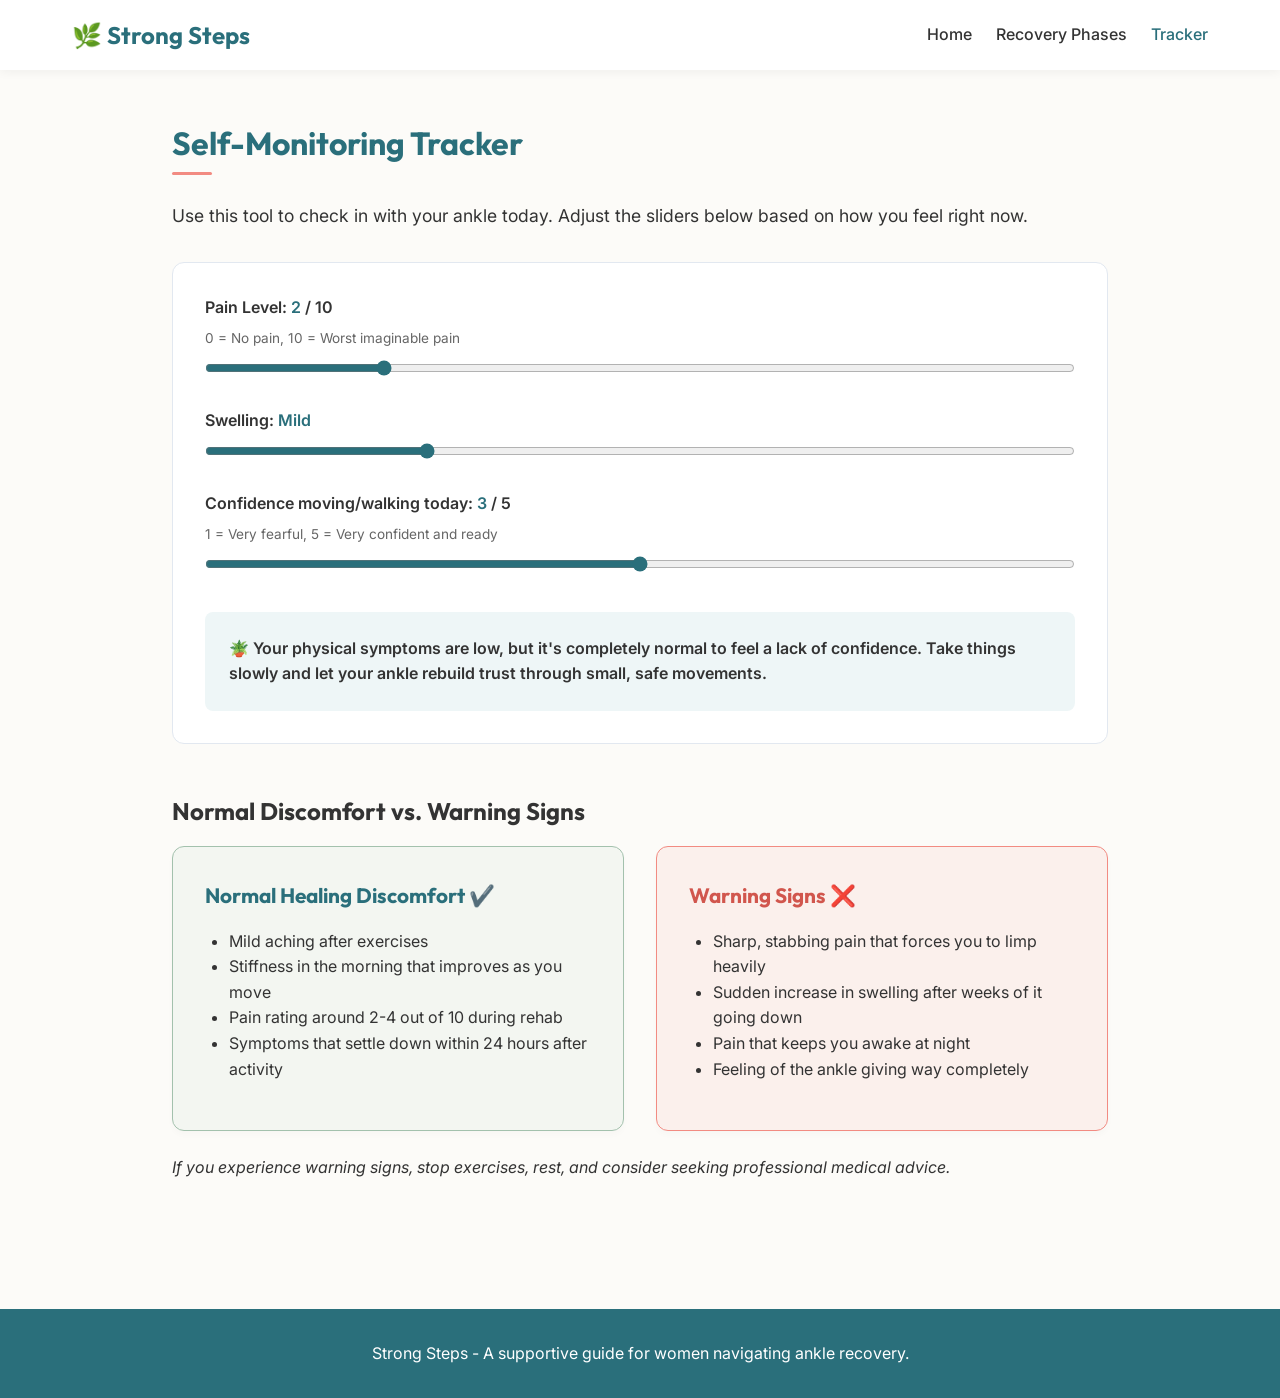
<file: self-monitoring.html>
<!DOCTYPE html>
<html lang="en">
<head>
  <meta charset="UTF-8">
  <meta name="viewport" content="width=device-width, initial-scale=1.0">
  <title>Self-Monitoring Tracker - Strong Steps</title>
  <link href="https://fonts.googleapis.com/css2?family=Inter:wght@400;500;600&family=Outfit:wght@500;600;700&display=swap" rel="stylesheet">
  <link rel="stylesheet" href="styles.css">
</head>
<body>

  <header>
    <nav>
      <a href="index.html" class="logo">🌿 Strong Steps</a>
      <button class="hamburger">☰</button>
      <ul class="nav-links">
        <li><a href="index.html">Home</a></li>
        <li><a href="recovery-phases.html">Recovery Phases</a></li>
        <li><a href="self-monitoring.html" style="color: var(--primary);">Tracker</a></li>
      </ul>
    </nav>
  </header>

  <main class="container">
    <h1 class="section-title">Self-Monitoring Tracker</h1>
    <p class="text-body" style="font-size: 1.1rem;">
      Use this tool to check in with your ankle today. Adjust the sliders below based on how you feel right now.
    </p>

    <div class="tracker">
      <div class="tracker-group">
        <label for="pain-level">Pain Level: <span id="pain-val" style="color: var(--primary);">2</span> / 10</label>
        <p style="font-size: 0.85rem; color: var(--text-muted); margin-bottom: 0.5rem;">0 = No pain, 10 = Worst imaginable pain</p>
        <input type="range" id="pain-level" min="0" max="10" value="2">
      </div>

      <div class="tracker-group">
        <label for="swelling-level">Swelling: <span id="swelling-val" style="color: var(--primary);">Mild</span></label>
        <input type="range" id="swelling-level" min="1" max="5" value="2">
      </div>

      <div class="tracker-group">
        <label for="confidence-level">Confidence moving/walking today: <span id="confidence-val" style="color: var(--primary);">3</span> / 5</label>
        <p style="font-size: 0.85rem; color: var(--text-muted); margin-bottom: 0.5rem;">1 = Very fearful, 5 = Very confident and ready</p>
        <input type="range" id="confidence-level" min="1" max="5" value="3">
      </div>

      <div class="tracker-output" id="tracker-feedback">
        <!-- JS will populate feedback -->
      </div>
    </div>

    <div style="margin-top: 3rem;">
      <h2 style="color: var(--text-main); font-size: 1.5rem;">Normal Discomfort vs. Warning Signs</h2>
      <div class="grid" style="margin-top: 1rem;">
        <div class="card" style="background-color: rgba(163, 193, 173, 0.1); border-color: var(--secondary);">
          <h3 style="color: var(--primary);">Normal Healing Discomfort ✔️</h3>
          <ul style="margin-left: 1.5rem; font-size: 1rem;" class="text-body">
            <li>Mild aching after exercises</li>
            <li>Stiffness in the morning that improves as you move</li>
            <li>Pain rating around 2-4 out of 10 during rehab</li>
            <li>Symptoms that settle down within 24 hours after activity</li>
          </ul>
        </div>
        
        <div class="card" style="background-color: rgba(242, 139, 130, 0.1); border-color: var(--accent);">
          <h3 style="color: #d1564d;">Warning Signs ❌</h3>
          <ul style="margin-left: 1.5rem; font-size: 1rem;" class="text-body">
            <li>Sharp, stabbing pain that forces you to limp heavily</li>
            <li>Sudden increase in swelling after weeks of it going down</li>
            <li>Pain that keeps you awake at night</li>
            <li>Feeling of the ankle giving way completely</li>
          </ul>
        </div>
      </div>
      <p class="text-body" style="margin-top: 1.5rem;"><em>If you experience warning signs, stop exercises, rest, and consider seeking professional medical advice.</em></p>
    </div>

  </main>

  <footer>
    <p>Strong Steps - A supportive guide for women navigating ankle recovery.</p>
  </footer>

  <script src="main.js"></script>
</body>
</html>
</file>
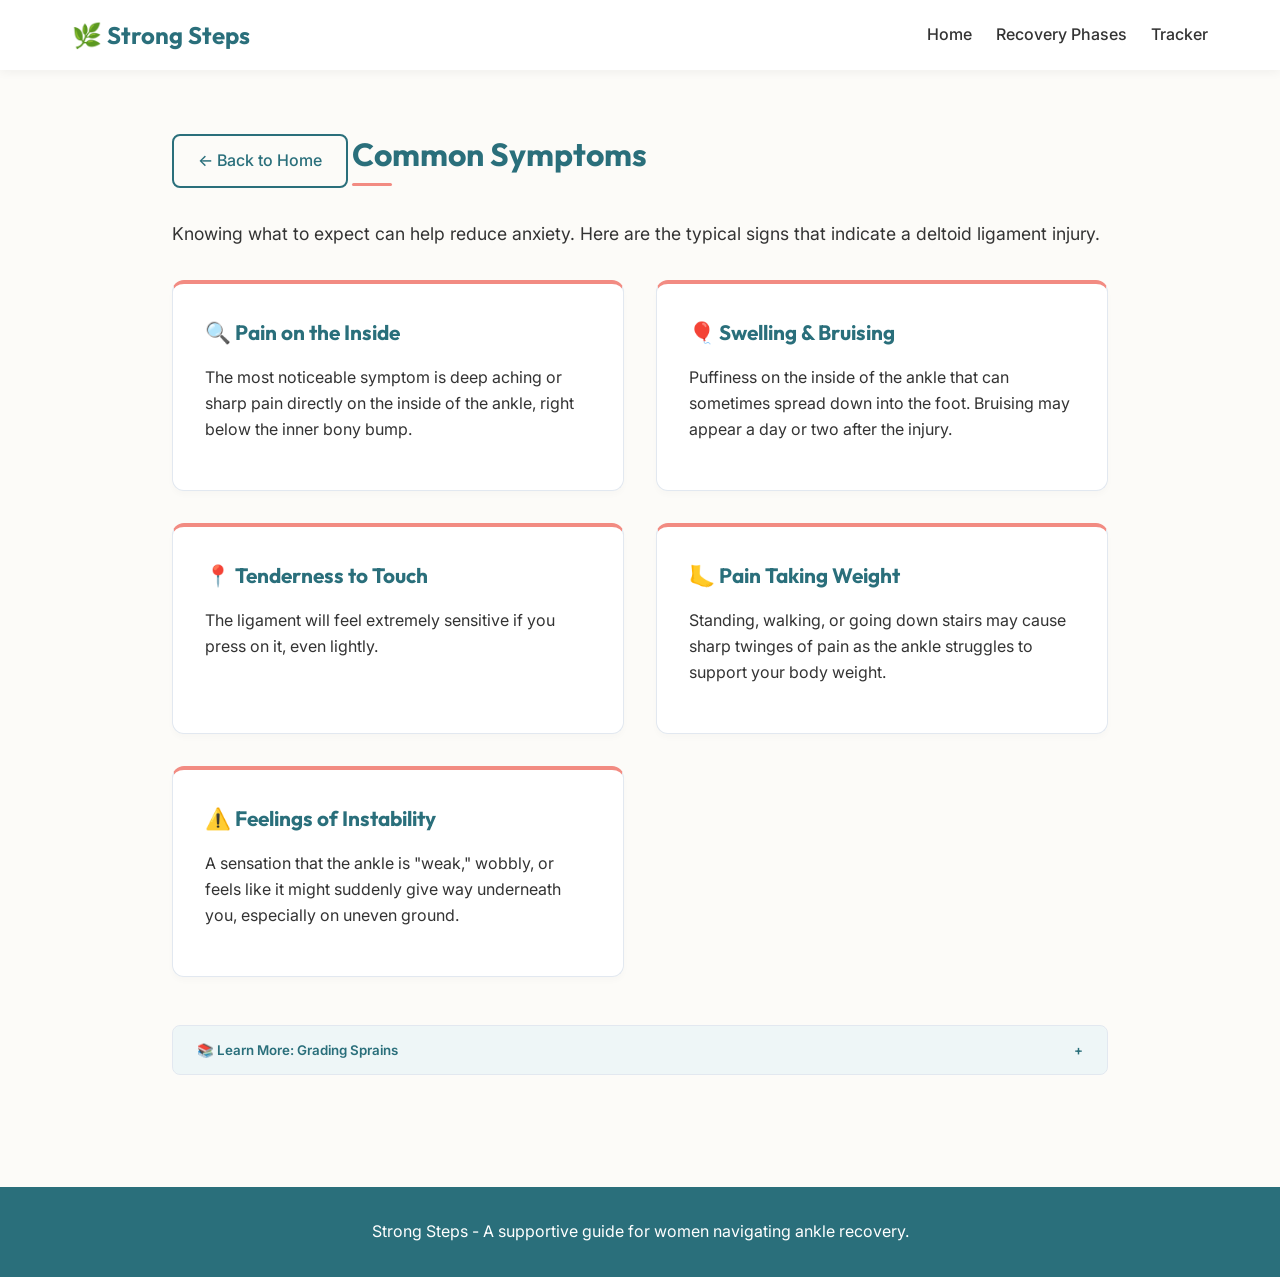
<file: symptoms.html>
<!DOCTYPE html>
<html lang="en">
<head>
  <meta charset="UTF-8">
  <meta name="viewport" content="width=device-width, initial-scale=1.0">
  <title>Common Symptoms - Strong Steps</title>
  <link href="https://fonts.googleapis.com/css2?family=Inter:wght@400;500;600&family=Outfit:wght@500;600;700&display=swap" rel="stylesheet">
  <link rel="stylesheet" href="styles.css">
</head>
<body>

  <header>
    <nav>
      <a href="index.html" class="logo">🌿 Strong Steps</a>
      <button class="hamburger">☰</button>
      <ul class="nav-links">
        <li><a href="index.html">Home</a></li>
        <li><a href="recovery-phases.html">Recovery Phases</a></li>
        <li><a href="self-monitoring.html">Tracker</a></li>
      </ul>
    </nav>
  </header>

  <main class="container">
    <a href="index.html" class="btn-outline btn" style="margin-bottom: 2rem;">&larr; Back to Home</a>
    
    <h1 class="section-title">Common Symptoms</h1>
    <p class="text-body" style="font-size: 1.1rem; margin-bottom: 2rem;">Knowing what to expect can help reduce anxiety. Here are the typical signs that indicate a deltoid ligament injury.</p>

    <div class="grid">
      <div class="card" style="border-top: 4px solid var(--accent)">
        <h3>🔍 Pain on the Inside</h3>
        <p class="text-body">The most noticeable symptom is deep aching or sharp pain directly on the inside of the ankle, right below the inner bony bump.</p>
      </div>
      
      <div class="card" style="border-top: 4px solid var(--accent)">
        <h3>🎈 Swelling & Bruising</h3>
        <p class="text-body">Puffiness on the inside of the ankle that can sometimes spread down into the foot. Bruising may appear a day or two after the injury.</p>
      </div>

      <div class="card" style="border-top: 4px solid var(--accent)">
        <h3>📍 Tenderness to Touch</h3>
        <p class="text-body">The ligament will feel extremely sensitive if you press on it, even lightly.</p>
      </div>

      <div class="card" style="border-top: 4px solid var(--accent)">
        <h3>🦶 Pain Taking Weight</h3>
        <p class="text-body">Standing, walking, or going down stairs may cause sharp twinges of pain as the ankle struggles to support your body weight.</p>
      </div>

      <div class="card" style="border-top: 4px solid var(--accent)">
        <h3>⚠️ Feelings of Instability</h3>
        <p class="text-body">A sensation that the ankle is "weak," wobbly, or feels like it might suddenly give way underneath you, especially on uneven ground.</p>
      </div>
    </div>

    <div class="learn-more-container" style="margin-top: 3rem;">
      <button class="learn-more-btn">
        <span>📚 Learn More: Grading Sprains</span>
        <span class="icon">+</span>
      </button>
      <div class="learn-more-content">
        <p class="text-body" style="margin-top: 1rem;">
          Medical professionals grade sprains from 1 to 3 based on severity:
        </p>
        <ul style="margin-left: 2rem; margin-bottom: 1rem;" class="text-body">
          <li><strong>Grade 1 (Mild):</strong> Slight stretching of the ligament fibers. Mild tenderness and minor swelling. You can usually walk with some tightness.</li>
          <li><strong>Grade 2 (Moderate):</strong> Partial tear of the ligament. Noticeable swelling and pain. Walking is difficult and painful. The ankle feels slightly loose.</li>
          <li><strong>Grade 3 (Severe):</strong> Complete tear. Significant pain, swelling, and often severe bruising. Walking is almost impossible without support, and the joint feels very unstable.</li>
        </ul>
      </div>
    </div>

  </main>

  <footer>
    <p>Strong Steps - A supportive guide for women navigating ankle recovery.</p>
  </footer>

  <script src="main.js"></script>
</body>
</html>
</file>
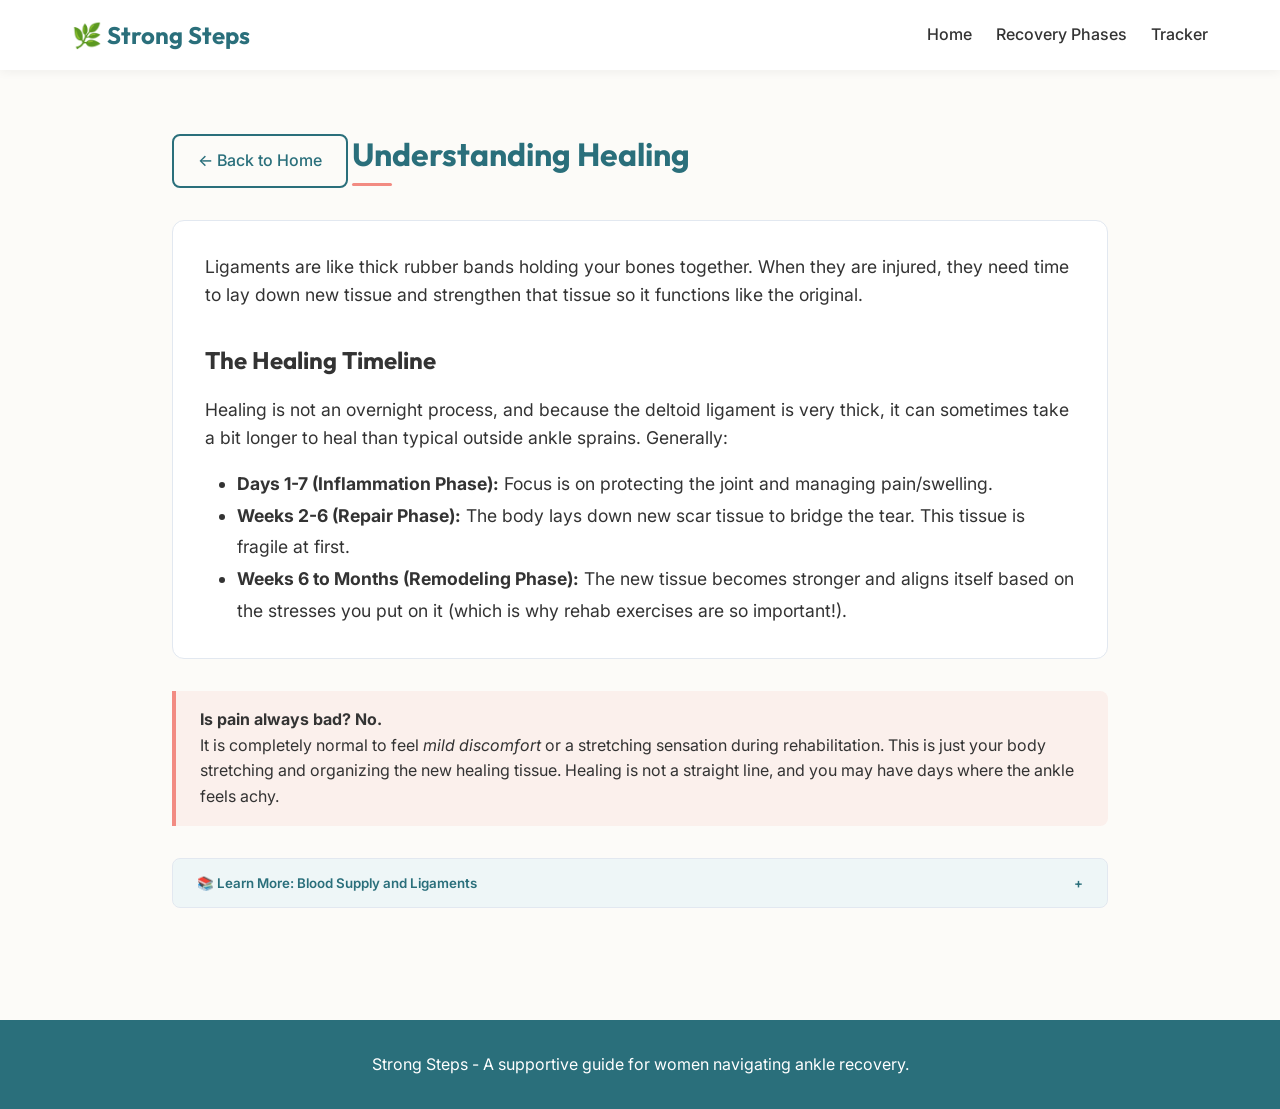
<file: understanding-healing.html>
<!DOCTYPE html>
<html lang="en">
<head>
  <meta charset="UTF-8">
  <meta name="viewport" content="width=device-width, initial-scale=1.0">
  <title>Understanding Healing - Strong Steps</title>
  <link href="https://fonts.googleapis.com/css2?family=Inter:wght@400;500;600&family=Outfit:wght@500;600;700&display=swap" rel="stylesheet">
  <link rel="stylesheet" href="styles.css">
</head>
<body>

  <header>
    <nav>
      <a href="index.html" class="logo">🌿 Strong Steps</a>
      <button class="hamburger">☰</button>
      <ul class="nav-links">
        <li><a href="index.html">Home</a></li>
        <li><a href="recovery-phases.html">Recovery Phases</a></li>
        <li><a href="self-monitoring.html">Tracker</a></li>
      </ul>
    </nav>
  </header>

  <main class="container">
    <a href="index.html" class="btn-outline btn" style="margin-bottom: 2rem;">&larr; Back to Home</a>
    
    <h1 class="section-title">Understanding Healing</h1>
    
    <div style="background-color: var(--card-bg); padding: 2rem; border-radius: 12px; border: 1px solid var(--border-color); margin-bottom: 2rem;">
      <p class="text-body" style="font-size: 1.1rem;">
        Ligaments are like thick rubber bands holding your bones together. When they are injured, they need time to lay down new tissue and strengthen that tissue so it functions like the original.
      </p>

      <h2 style="color: var(--text-main); font-size: 1.5rem; margin-top: 2rem;">The Healing Timeline</h2>
      <p class="text-body" style="font-size: 1.1rem;">
        Healing is not an overnight process, and because the deltoid ligament is very thick, it can sometimes take a bit longer to heal than typical outside ankle sprains. Generally:
      </p>
      <ul style="margin-left: 2rem; font-size: 1.1rem; line-height: 1.8;">
        <li><strong>Days 1-7 (Inflammation Phase):</strong> Focus is on protecting the joint and managing pain/swelling.</li>
        <li><strong>Weeks 2-6 (Repair Phase):</strong> The body lays down new scar tissue to bridge the tear. This tissue is fragile at first.</li>
        <li><strong>Weeks 6 to Months (Remodeling Phase):</strong> The new tissue becomes stronger and aligns itself based on the stresses you put on it (which is why rehab exercises are so important!).</li>
      </ul>
    </div>

    <div class="highlight-box">
      <strong>Is pain always bad? No.</strong><br>
      It is completely normal to feel <em>mild discomfort</em> or a stretching sensation during rehabilitation. This is just your body stretching and organizing the new healing tissue. Healing is not a straight line, and you may have days where the ankle feels achy.
    </div>

    <div class="learn-more-container">
      <button class="learn-more-btn">
        <span>📚 Learn More: Blood Supply and Ligaments</span>
        <span class="icon">+</span>
      </button>
      <div class="learn-more-content">
        <p class="text-body" style="margin-top: 1rem;">
          Why do ligaments take longer to heal than muscles? Muscles have an excellent blood supply, which brings oxygen and nutrients quickly to the site of an injury. 
        </p>
        <p class="text-body">
          Ligaments, however, have a relatively poor blood supply. Therefore, the biological process of cleaning up damaged tissue and laying down new collagen fibers simply takes more time. Patience and consistent, progressive loading (exercise) are the key drivers of successful ligament healing.
        </p>
      </div>
    </div>

  </main>

  <footer>
    <p>Strong Steps - A supportive guide for women navigating ankle recovery.</p>
  </footer>

  <script src="main.js"></script>
</body>
</html>
</file>
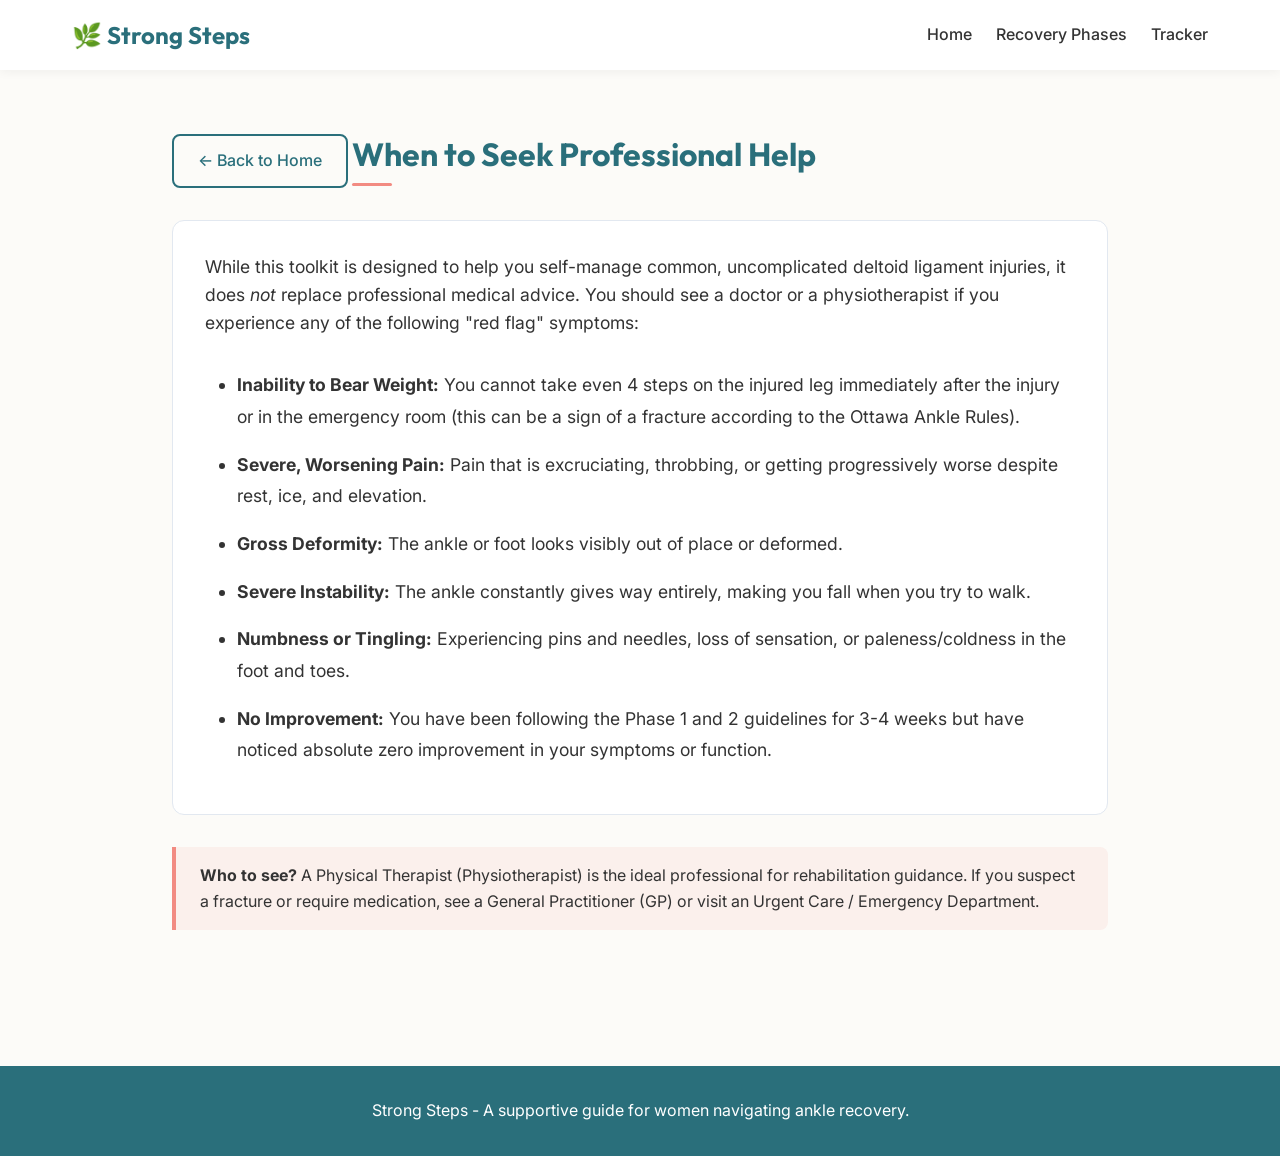
<file: when-to-seek-help.html>
<!DOCTYPE html>
<html lang="en">
<head>
  <meta charset="UTF-8">
  <meta name="viewport" content="width=device-width, initial-scale=1.0">
  <title>When to Seek Help - Strong Steps</title>
  <link href="https://fonts.googleapis.com/css2?family=Inter:wght@400;500;600&family=Outfit:wght@500;600;700&display=swap" rel="stylesheet">
  <link rel="stylesheet" href="styles.css">
</head>
<body>

  <header>
    <nav>
      <a href="index.html" class="logo">🌿 Strong Steps</a>
      <button class="hamburger">☰</button>
      <ul class="nav-links">
        <li><a href="index.html">Home</a></li>
        <li><a href="recovery-phases.html">Recovery Phases</a></li>
        <li><a href="self-monitoring.html">Tracker</a></li>
      </ul>
    </nav>
  </header>

  <main class="container">
    <a href="index.html" class="btn-outline btn" style="margin-bottom: 2rem;">&larr; Back to Home</a>
    
    <h1 class="section-title">When to Seek Professional Help</h1>
    
    <div style="background-color: var(--card-bg); padding: 2rem; border-radius: 12px; border: 1px solid var(--border-color); margin-bottom: 2rem;">
      <p class="text-body" style="font-size: 1.1rem; margin-bottom: 2rem;">
        While this toolkit is designed to help you self-manage common, uncomplicated deltoid ligament injuries, it does <em>not</em> replace professional medical advice. You should see a doctor or a physiotherapist if you experience any of the following "red flag" symptoms:
      </p>

      <ul style="margin-left: 2rem; font-size: 1.1rem; line-height: 1.8;" class="text-body">
        <li style="margin-bottom: 1rem;"><strong>Inability to Bear Weight:</strong> You cannot take even 4 steps on the injured leg immediately after the injury or in the emergency room (this can be a sign of a fracture according to the Ottawa Ankle Rules).</li>
        <li style="margin-bottom: 1rem;"><strong>Severe, Worsening Pain:</strong> Pain that is excruciating, throbbing, or getting progressively worse despite rest, ice, and elevation.</li>
        <li style="margin-bottom: 1rem;"><strong>Gross Deformity:</strong> The ankle or foot looks visibly out of place or deformed.</li>
        <li style="margin-bottom: 1rem;"><strong>Severe Instability:</strong> The ankle constantly gives way entirely, making you fall when you try to walk.</li>
        <li style="margin-bottom: 1rem;"><strong>Numbness or Tingling:</strong> Experiencing pins and needles, loss of sensation, or paleness/coldness in the foot and toes.</li>
        <li style="margin-bottom: 1rem;"><strong>No Improvement:</strong> You have been following the Phase 1 and 2 guidelines for 3-4 weeks but have noticed absolute zero improvement in your symptoms or function.</li>
      </ul>
    </div>

    <div class="highlight-box">
      <strong>Who to see?</strong> A Physical Therapist (Physiotherapist) is the ideal professional for rehabilitation guidance. If you suspect a fracture or require medication, see a General Practitioner (GP) or visit an Urgent Care / Emergency Department.
    </div>

  </main>

  <footer>
    <p>Strong Steps - A supportive guide for women navigating ankle recovery.</p>
  </footer>

  <script src="main.js"></script>
</body>
</html>
</file>
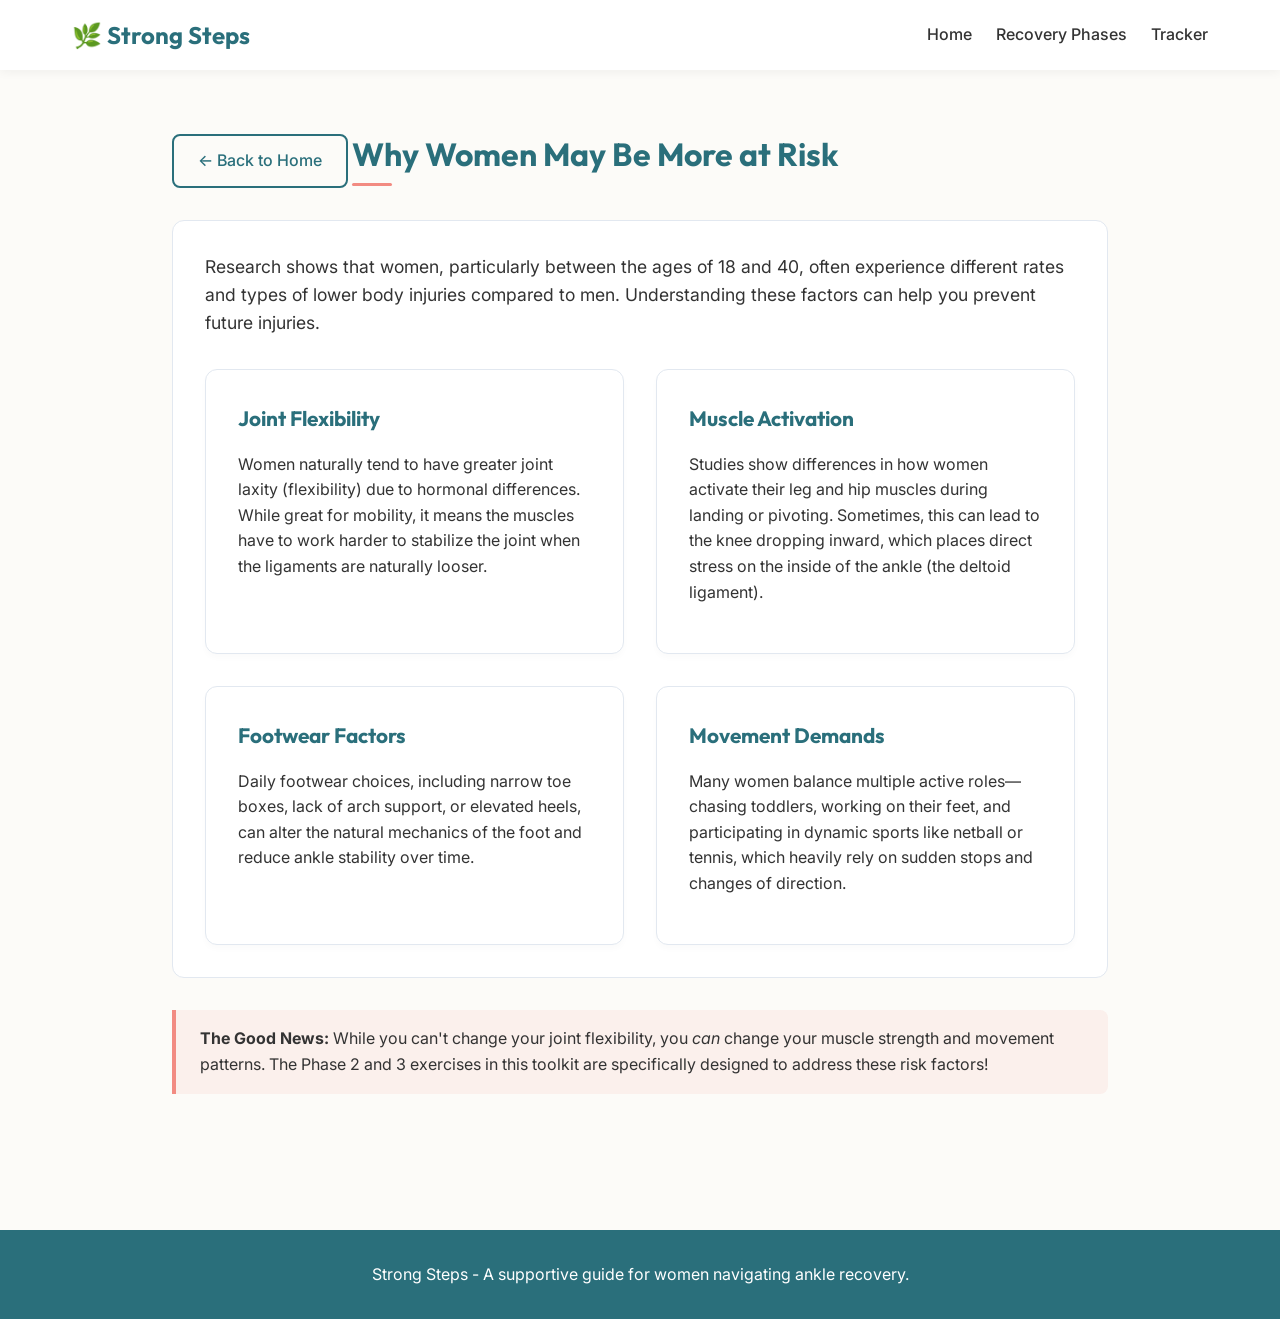
<file: women-risk.html>
<!DOCTYPE html>
<html lang="en">
<head>
  <meta charset="UTF-8">
  <meta name="viewport" content="width=device-width, initial-scale=1.0">
  <title>Why Women May Be More at Risk - Strong Steps</title>
  <link href="https://fonts.googleapis.com/css2?family=Inter:wght@400;500;600&family=Outfit:wght@500;600;700&display=swap" rel="stylesheet">
  <link rel="stylesheet" href="styles.css">
</head>
<body>

  <header>
    <nav>
      <a href="index.html" class="logo">🌿 Strong Steps</a>
      <button class="hamburger">☰</button>
      <ul class="nav-links">
        <li><a href="index.html">Home</a></li>
        <li><a href="recovery-phases.html">Recovery Phases</a></li>
        <li><a href="self-monitoring.html">Tracker</a></li>
      </ul>
    </nav>
  </header>

  <main class="container">
    <a href="index.html" class="btn-outline btn" style="margin-bottom: 2rem;">&larr; Back to Home</a>
    
    <h1 class="section-title">Why Women May Be More at Risk</h1>
    
    <div style="background-color: var(--card-bg); padding: 2rem; border-radius: 12px; border: 1px solid var(--border-color); margin-bottom: 2rem;">
      <p class="text-body" style="font-size: 1.1rem;">
        Research shows that women, particularly between the ages of 18 and 40, often experience different rates and types of lower body injuries compared to men. Understanding these factors can help you prevent future injuries.
      </p>

      <div class="grid" style="margin-top: 2rem;">
        <div class="card">
          <h3 style="color: var(--primary);">Joint Flexibility</h3>
          <p class="text-body">Women naturally tend to have greater joint laxity (flexibility) due to hormonal differences. While great for mobility, it means the muscles have to work harder to stabilize the joint when the ligaments are naturally looser.</p>
        </div>
        
        <div class="card">
          <h3 style="color: var(--primary);">Muscle Activation</h3>
          <p class="text-body">Studies show differences in how women activate their leg and hip muscles during landing or pivoting. Sometimes, this can lead to the knee dropping inward, which places direct stress on the inside of the ankle (the deltoid ligament).</p>
        </div>

        <div class="card">
          <h3 style="color: var(--primary);">Footwear Factors</h3>
          <p class="text-body">Daily footwear choices, including narrow toe boxes, lack of arch support, or elevated heels, can alter the natural mechanics of the foot and reduce ankle stability over time.</p>
        </div>
        
        <div class="card">
          <h3 style="color: var(--primary);">Movement Demands</h3>
          <p class="text-body">Many women balance multiple active roles—chasing toddlers, working on their feet, and participating in dynamic sports like netball or tennis, which heavily rely on sudden stops and changes of direction.</p>
        </div>
      </div>
    </div>

    <div class="highlight-box">
      <strong>The Good News:</strong> While you can't change your joint flexibility, you <em>can</em> change your muscle strength and movement patterns. The Phase 2 and 3 exercises in this toolkit are specifically designed to address these risk factors!
    </div>

  </main>

  <footer>
    <p>Strong Steps - A supportive guide for women navigating ankle recovery.</p>
  </footer>

  <script src="main.js"></script>
</body>
</html>
</file>
<file: styles.css>
:root {
  --primary: #2a6f7b; /* Calming Teal */
  --primary-light: #5da4af;
  --secondary: #a3c1ad; /* Sage green */
  --accent: #f28b82; /* Soft Coral */
  --bg-color: #fcfbf8; /* Warm cream */
  --card-bg: #ffffff;
  --text-main: #333333;
  --text-muted: #666666;
  --border-color: #e2e8f0;
}

* {
  box-sizing: border-box;
  margin: 0;
  padding: 0;
}

body {
  font-family: 'Inter', sans-serif;
  color: var(--text-main);
  background-color: var(--bg-color);
  line-height: 1.6;
}

h1, h2, h3, h4 {
  font-family: 'Outfit', sans-serif;
  color: var(--primary);
  margin-bottom: 1rem;
}

a {
  color: var(--primary);
  text-decoration: none;
  transition: color 0.3s ease;
}

a:hover {
  color: var(--primary-light);
}

/* Header & Nav */
header {
  background-color: var(--card-bg);
  box-shadow: 0 2px 10px rgba(0,0,0,0.05);
  position: sticky;
  top: 0;
  z-index: 100;
}

nav {
  max-width: 1200px;
  margin: 0 auto;
  display: flex;
  justify-content: space-between;
  align-items: center;
  padding: 1rem 2rem;
}

.logo {
  font-family: 'Outfit', sans-serif;
  font-size: 1.5rem;
  font-weight: 700;
  color: var(--primary);
  display: flex;
  align-items: center;
  gap: 0.5rem;
}

.nav-links {
  display: flex;
  gap: 1.5rem;
  list-style: none;
}

.nav-links a {
  font-weight: 500;
  color: var(--text-main);
}

.nav-links a:hover {
  color: var(--primary);
}

.hamburger {
  display: none;
  background: none;
  border: none;
  font-size: 1.5rem;
  cursor: pointer;
  color: var(--primary);
}

/* Base Layout Container */
.container {
  max-width: 1000px;
  margin: 0 auto;
  padding: 3rem 2rem;
}

/* Hero Section */
.hero {
  background-color: var(--secondary);
  color: white;
  padding: 4rem 2rem;
  text-align: center;
  border-radius: 12px;
  margin-bottom: 3rem;
}

.hero h1 {
  color: white;
  font-size: 2.5rem;
  margin-bottom: 1rem;
}

.hero p {
  font-size: 1.2rem;
  max-width: 700px;
  margin: 0 auto;
}

/* Grid layout for cards */
.grid {
  display: grid;
  grid-template-columns: repeat(auto-fill, minmax(300px, 1fr));
  gap: 2rem;
}

/* Cards */
.card {
  background-color: var(--card-bg);
  border-radius: 12px;
  padding: 2rem;
  box-shadow: 0 4px 6px rgba(0,0,0,0.02);
  transition: transform 0.3s ease, box-shadow 0.3s ease;
  border: 1px solid var(--border-color);
  display: flex;
  flex-direction: column;
}

.card:hover {
  transform: translateY(-5px);
  box-shadow: 0 10px 15px rgba(0,0,0,0.05);
}

.card h3 {
  font-size: 1.3rem;
  margin-bottom: 1rem;
}

.btn {
  display: inline-block;
  background-color: var(--primary);
  color: white;
  padding: 0.75rem 1.5rem;
  border-radius: 8px;
  font-weight: 500;
  text-align: center;
  margin-top: 1rem;
  transition: background-color 0.3s ease;
  border: none;
  cursor: pointer;
}

.btn:hover {
  background-color: var(--primary-light);
  color: white;
}
.btn-outline {
  background-color: transparent;
  color: var(--primary);
  border: 2px solid var(--primary);
}
.btn-outline:hover {
  background-color: var(--primary);
  color: white;
}

.mt-auto { margin-top: auto; }

/* Learn More Toggle */
.learn-more-container {
  margin-top: 2rem;
  background-color: var(--card-bg);
  border-radius: 8px;
  border: 1px solid var(--border-color);
  overflow: hidden;
}

.learn-more-btn {
  width: 100%;
  text-align: left;
  padding: 1rem 1.5rem;
  background-color: rgba(93, 164, 175, 0.1);
  border: none;
  font-family: 'Inter', sans-serif;
  font-weight: 600;
  color: var(--primary);
  display: flex;
  justify-content: space-between;
  align-items: center;
  cursor: pointer;
  transition: background-color 0.3s ease;
}

.learn-more-btn:hover {
  background-color: rgba(93, 164, 175, 0.2);
}

.learn-more-content {
  max-height: 0;
  overflow: hidden;
  transition: max-height 0.4s ease-out;
  padding: 0 1.5rem;
}

.learn-more-content.open {
  padding: 1.5rem;
  border-top: 1px solid var(--border-color);
}

/* Accordion */
.accordion {
  margin-bottom: 3rem;
}
.accordion-item {
  background-color: var(--card-bg);
  border: 1px solid var(--border-color);
  border-radius: 8px;
  margin-bottom: 1rem;
  overflow: hidden;
}
.accordion-header {
  width: 100%;
  text-align: left;
  padding: 1.5rem;
  background: none;
  border: none;
  font-family: 'Outfit', sans-serif;
  font-size: 1.25rem;
  font-weight: 600;
  color: var(--primary);
  display: flex;
  justify-content: space-between;
  align-items: center;
  cursor: pointer;
}
.accordion-header:hover {
  background-color: rgba(93, 164, 175, 0.05);
}
.accordion-content {
  max-height: 0;
  overflow: hidden;
  transition: max-height 0.4s ease-out;
  padding: 0 1.5rem;
}
.accordion-content.open {
  padding: 0 1.5rem 1.5rem;
}

/* Interactive Tracker */
.tracker {
  background: var(--card-bg);
  padding: 2rem;
  border-radius: 12px;
  border: 1px solid var(--border-color);
  margin-top: 2rem;
}
.tracker-group {
  margin-bottom: 1.5rem;
}
.tracker-group label {
  display: block;
  font-weight: 600;
  margin-bottom: 0.5rem;
  color: var(--text-main);
}
input[type=range] {
  width: 100%;
  accent-color: var(--primary);
}
.tracker-output {
  margin-top: 2rem;
  padding: 1.5rem;
  border-radius: 8px;
  background-color: rgba(93, 164, 175, 0.1);
  font-weight: 500;
  color: var(--primary);
}

/* Footer */
footer {
  background-color: var(--primary);
  color: white;
  text-align: center;
  padding: 2rem;
  margin-top: 4rem;
}

footer a {
  color: white;
  text-decoration: underline;
}

/* Responsive */
@media (max-width: 768px) {
  .nav-links {
    display: none;
    flex-direction: column;
    width: 100%;
    position: absolute;
    top: 100%;
    left: 0;
    background-color: var(--card-bg);
    padding: 1rem 2rem;
    box-shadow: 0 4px 6px rgba(0,0,0,0.05);
  }
  .nav-links.active {
    display: flex;
  }
  .hamburger {
    display: block;
  }
  .hero h1 {
    font-size: 2rem;
  }
}

/* Typography styles */
.section-title {
  margin-bottom: 2rem;
  position: relative;
  display: inline-block;
}
.section-title::after {
  content: '';
  position: absolute;
  bottom: -5px;
  left: 0;
  width: 40px;
  height: 3px;
  background-color: var(--accent);
  border-radius: 2px;
}
.text-body { margin-bottom: 1rem; }
.highlight-box {
  background-color: rgba(242, 139, 130, 0.1);
  border-left: 4px solid var(--accent);
  padding: 1rem 1.5rem;
  margin: 1.5rem 0;
  border-radius: 0 8px 8px 0;
}
</file>
